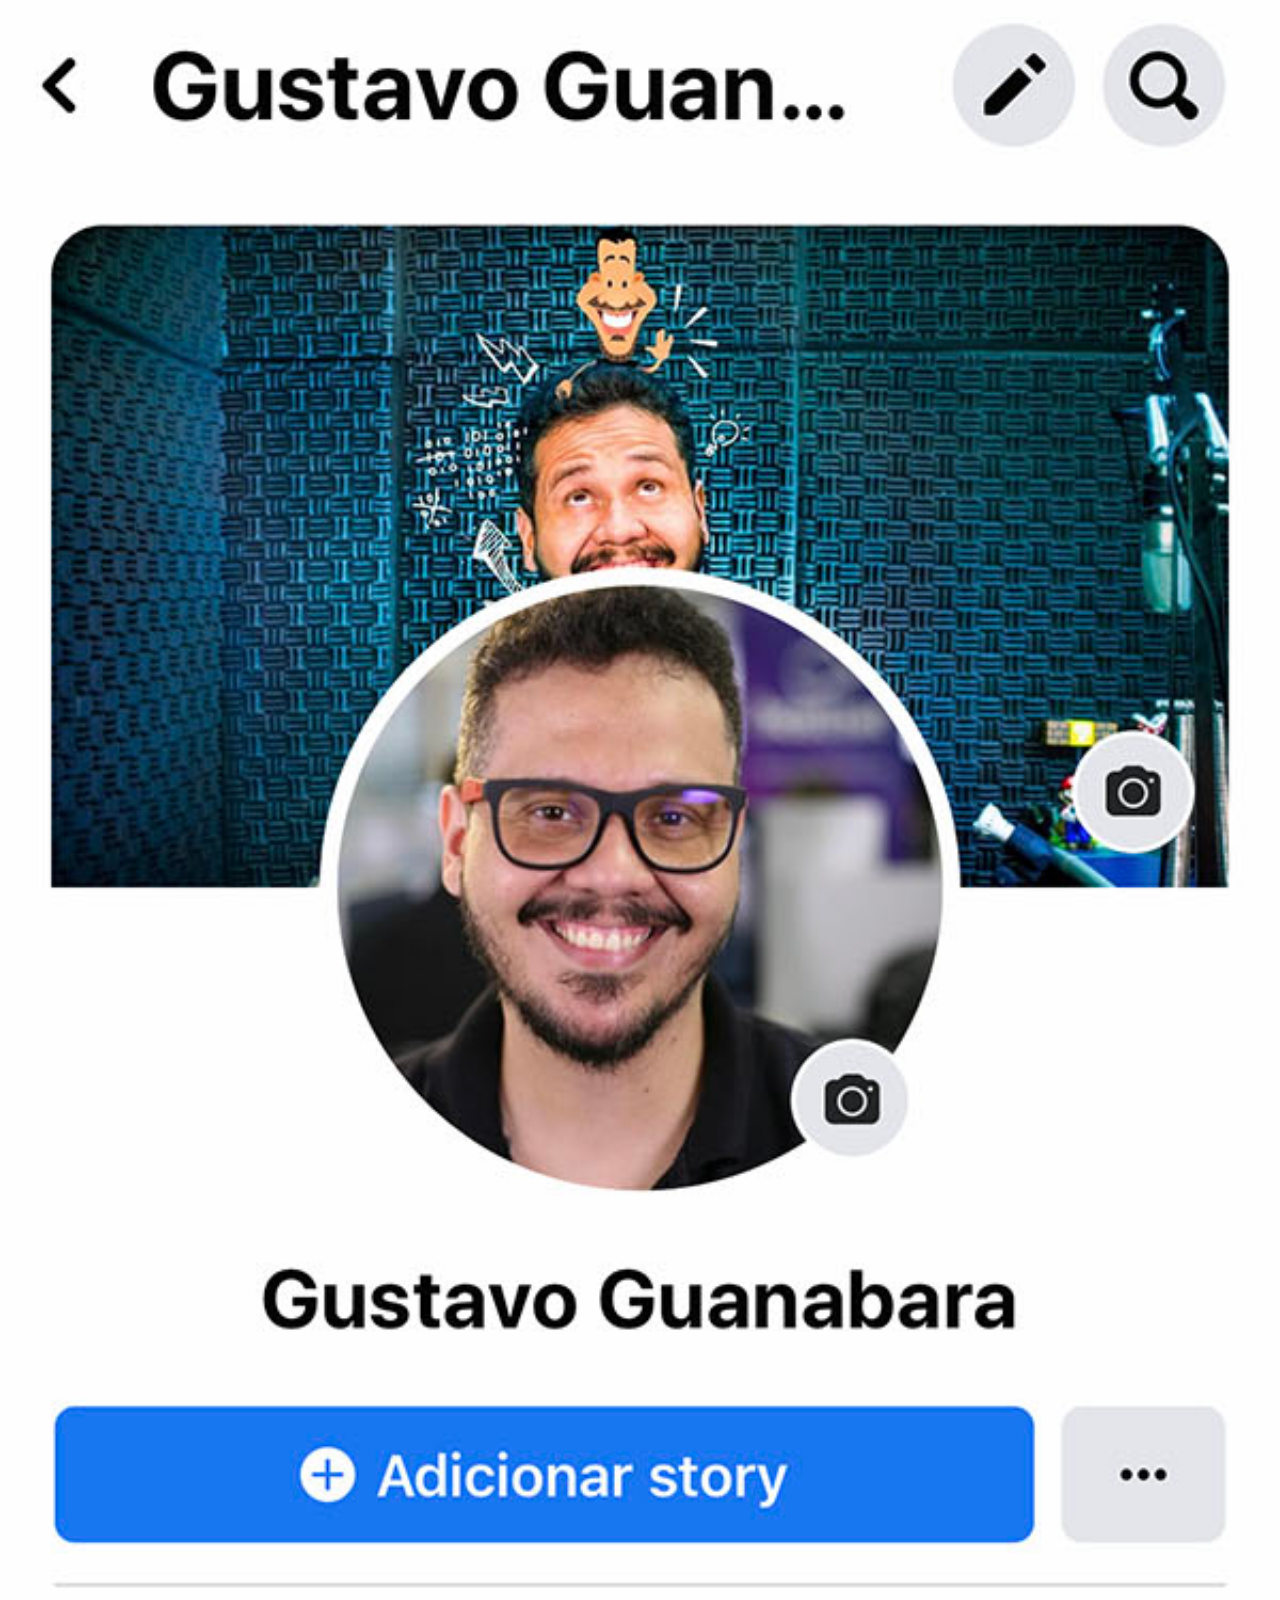
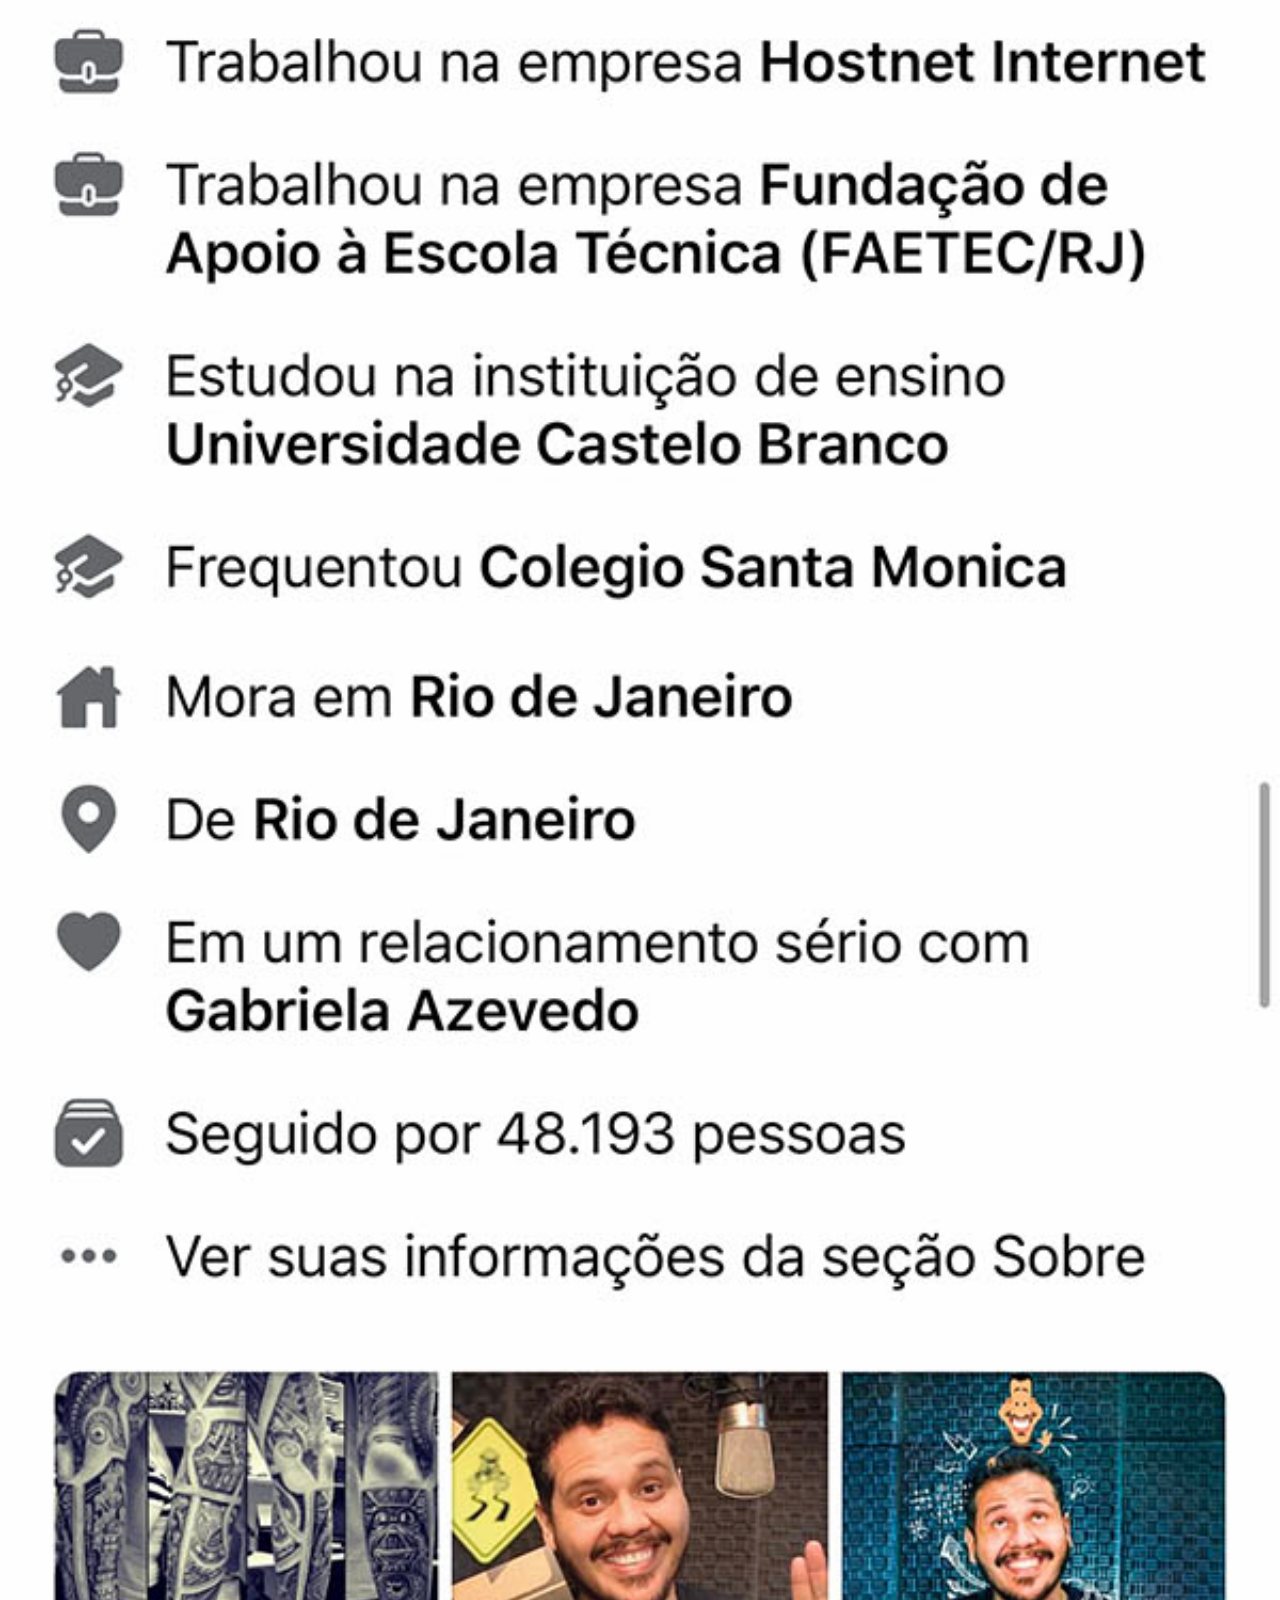
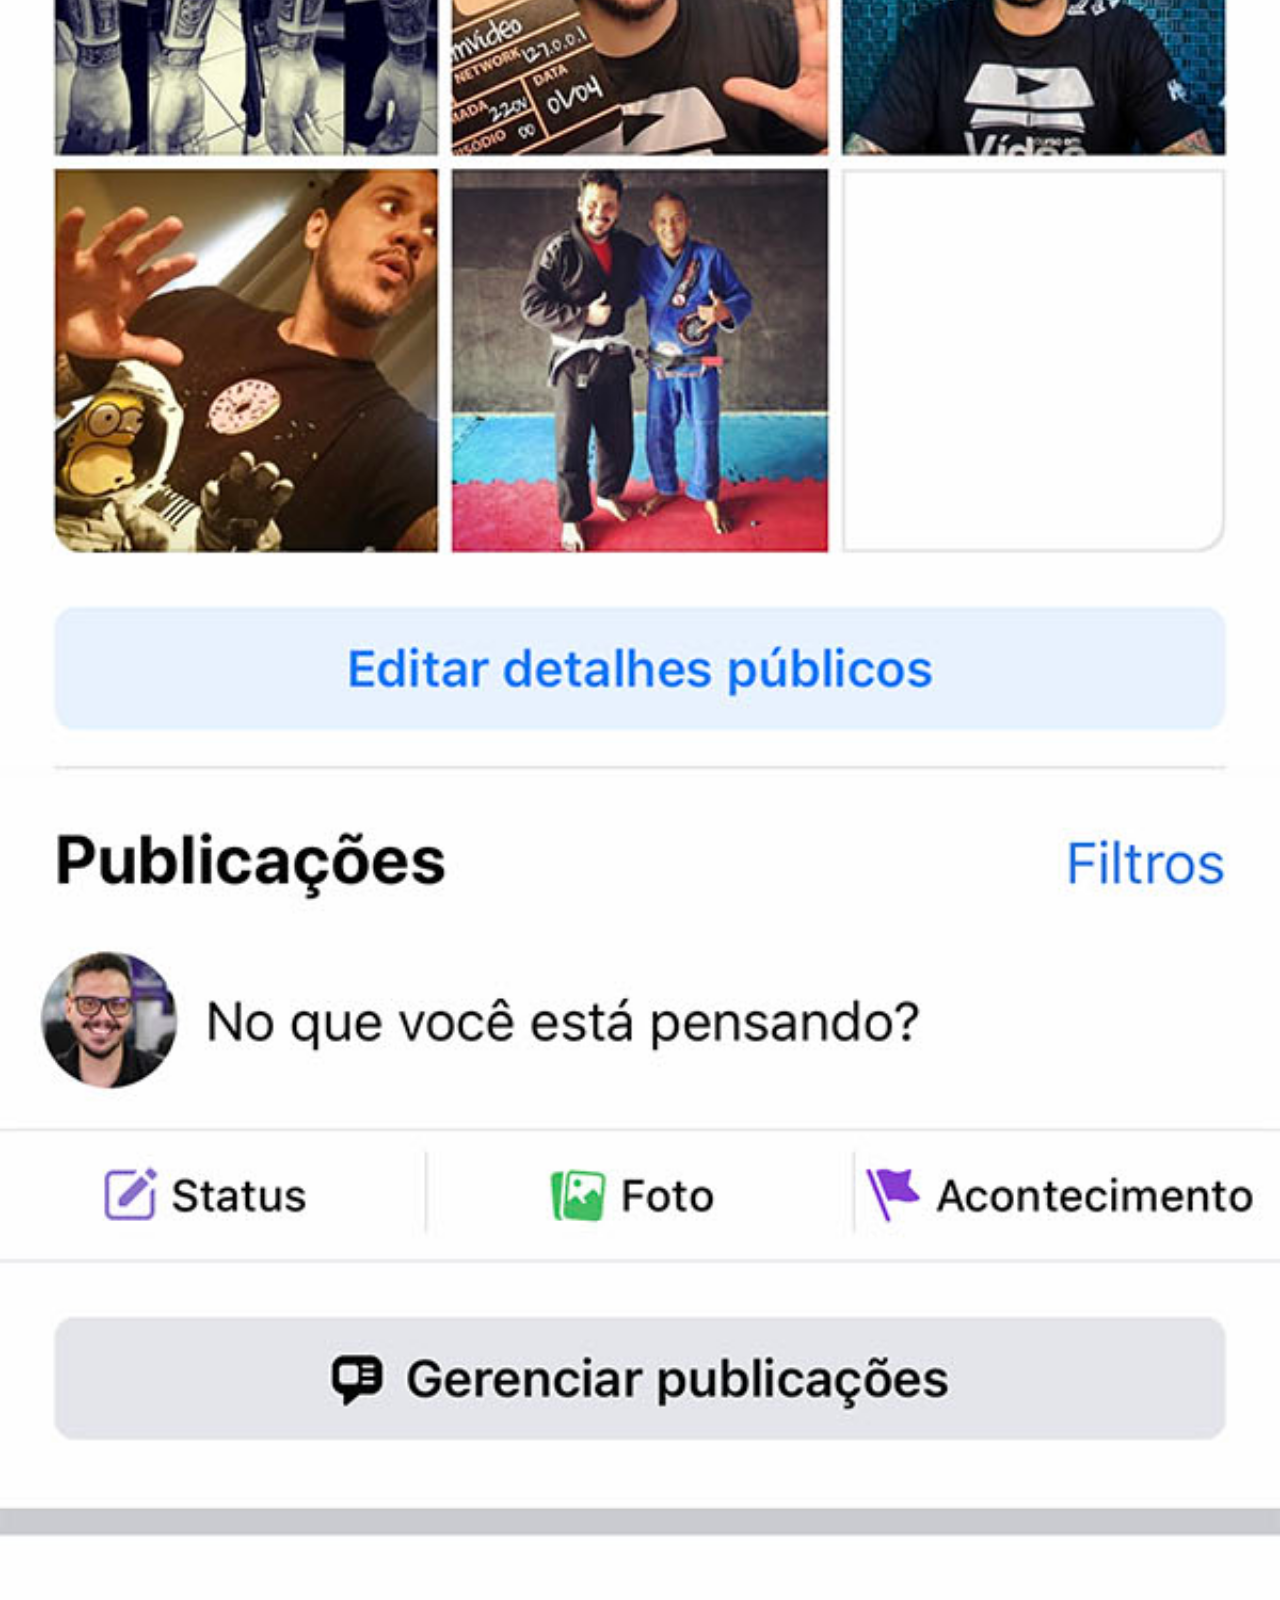
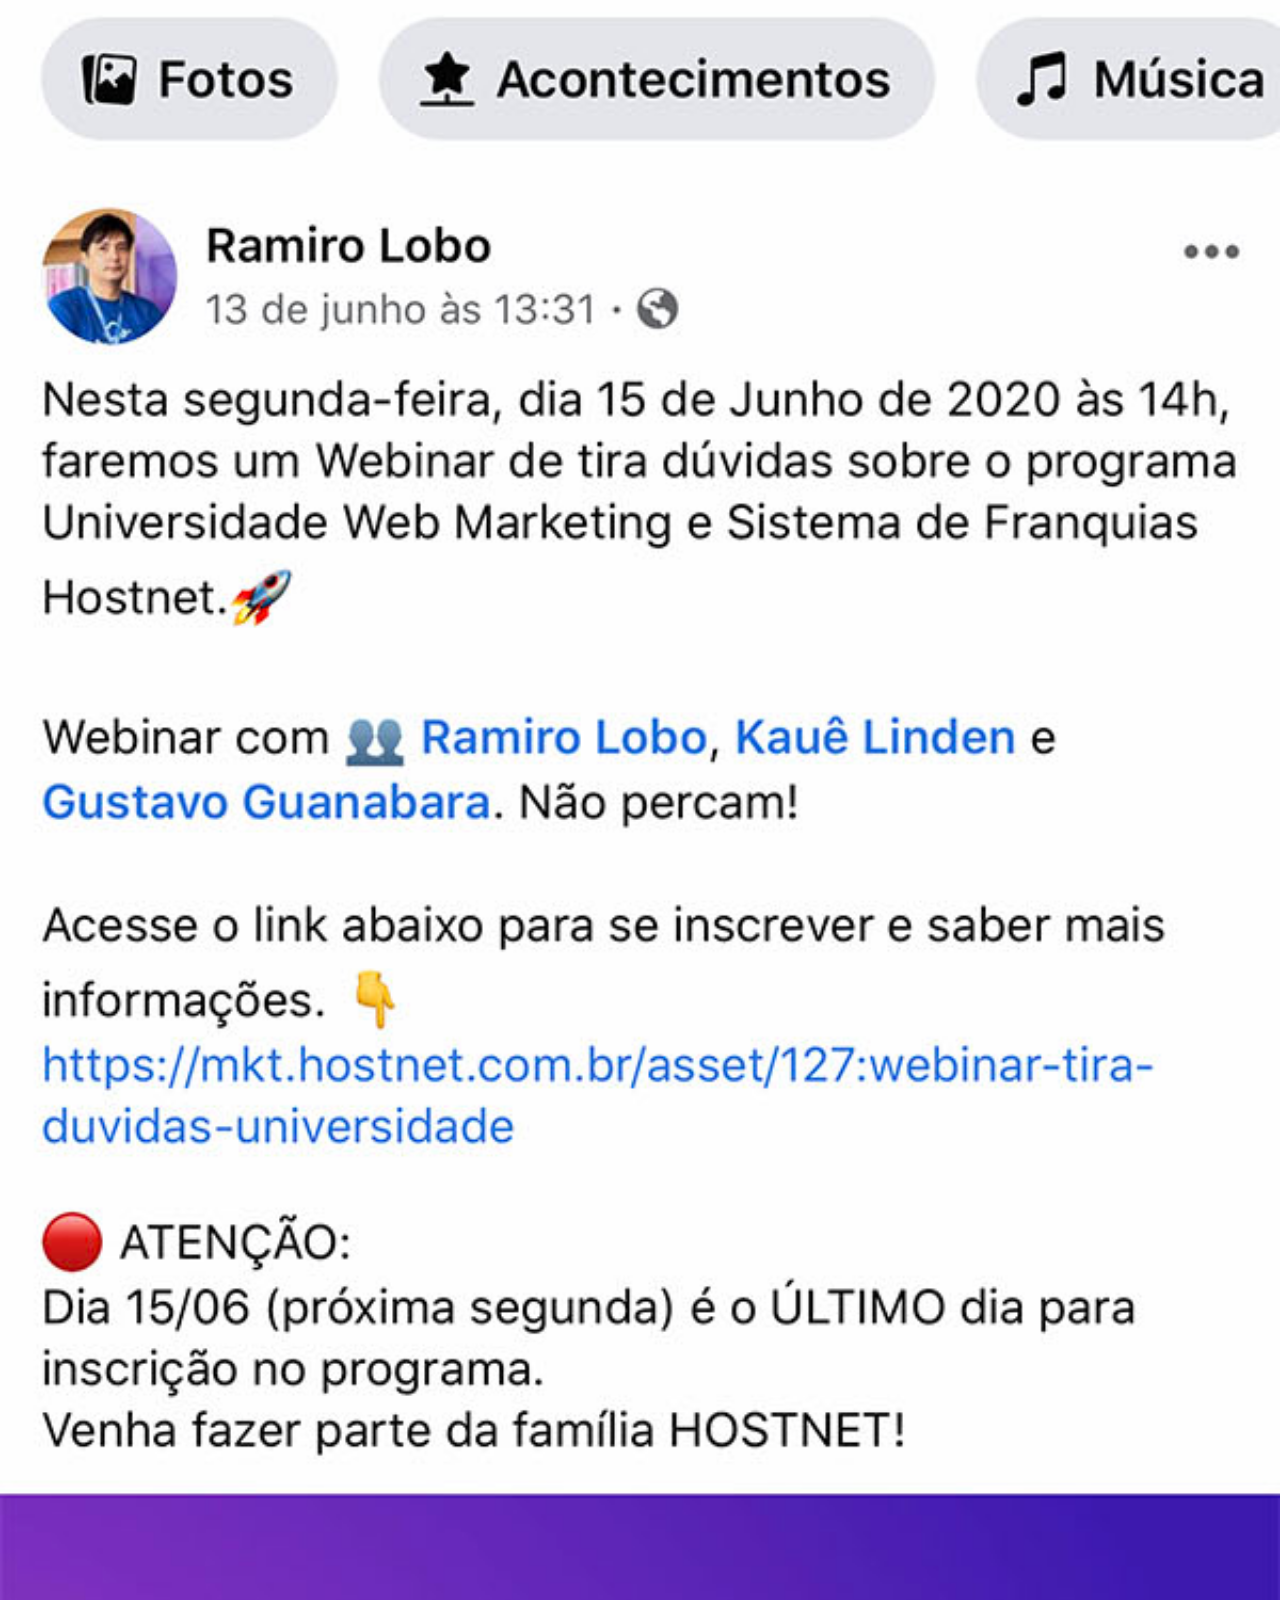
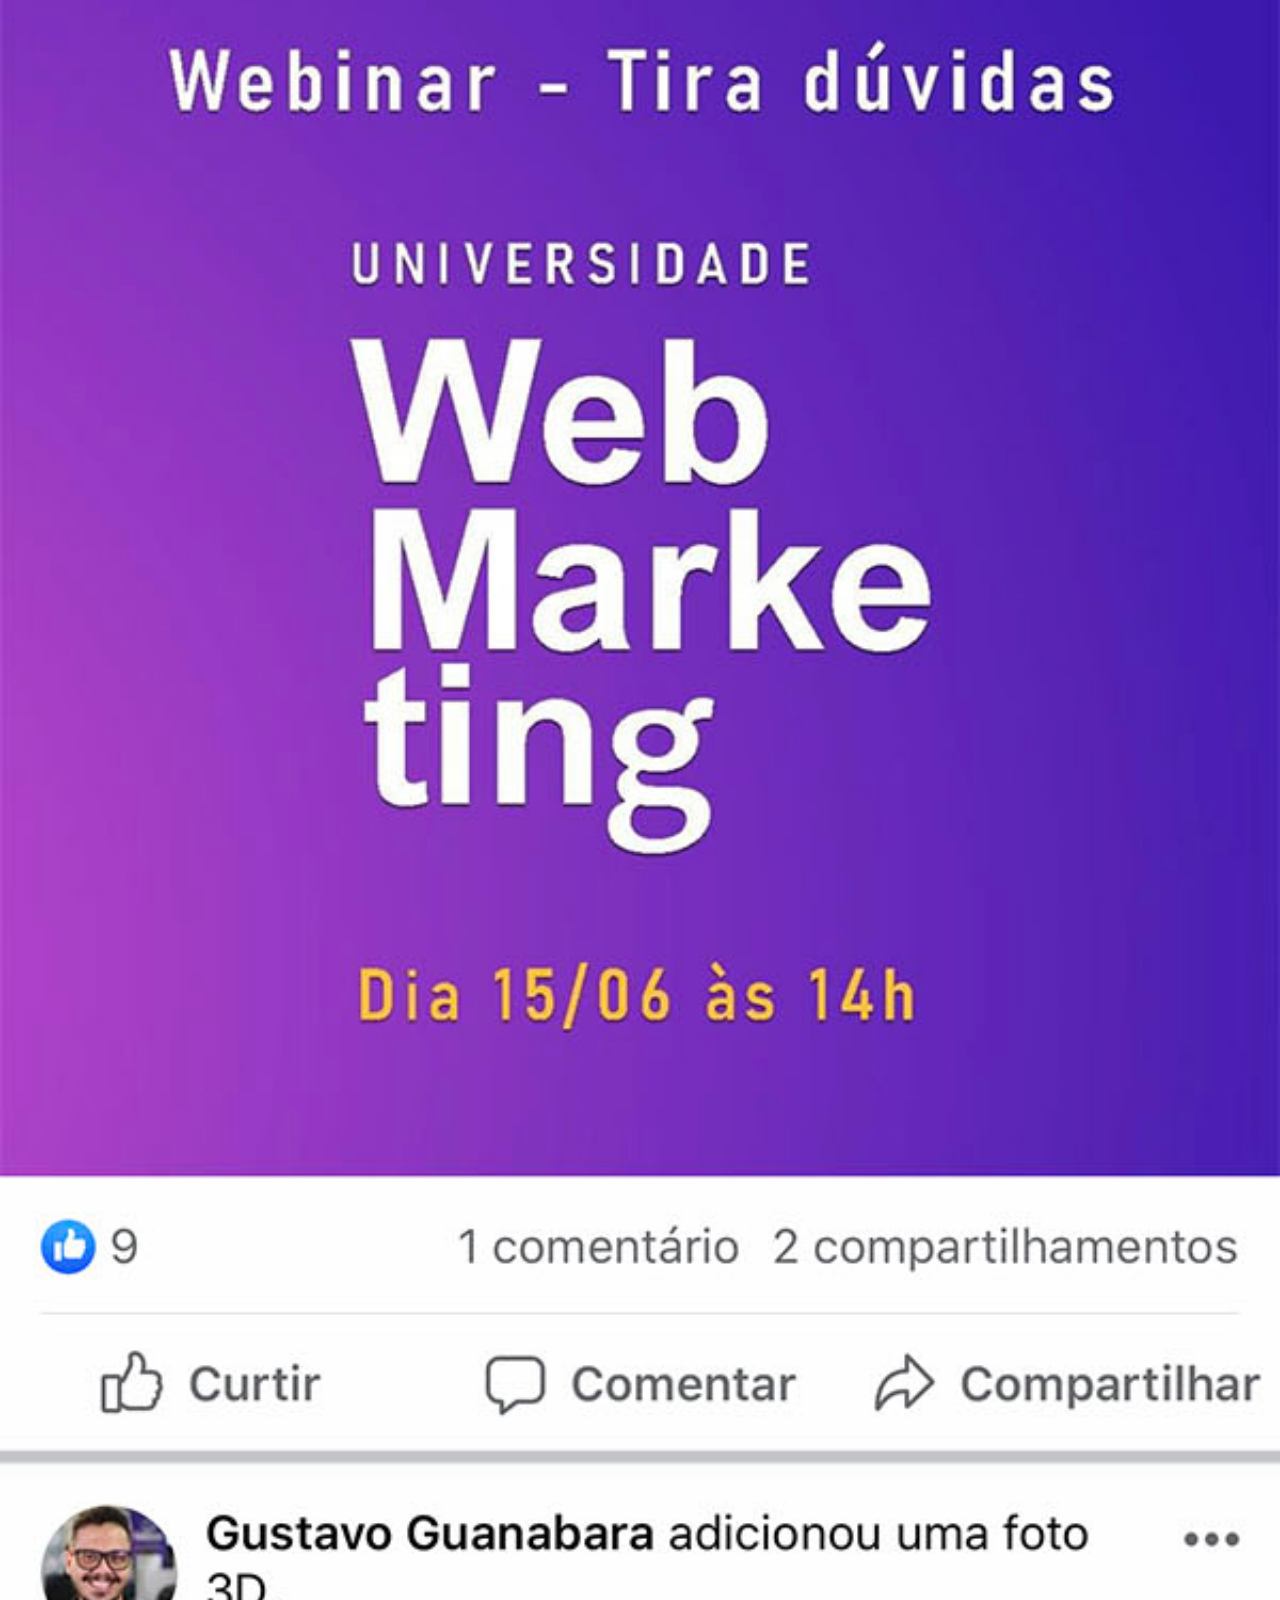
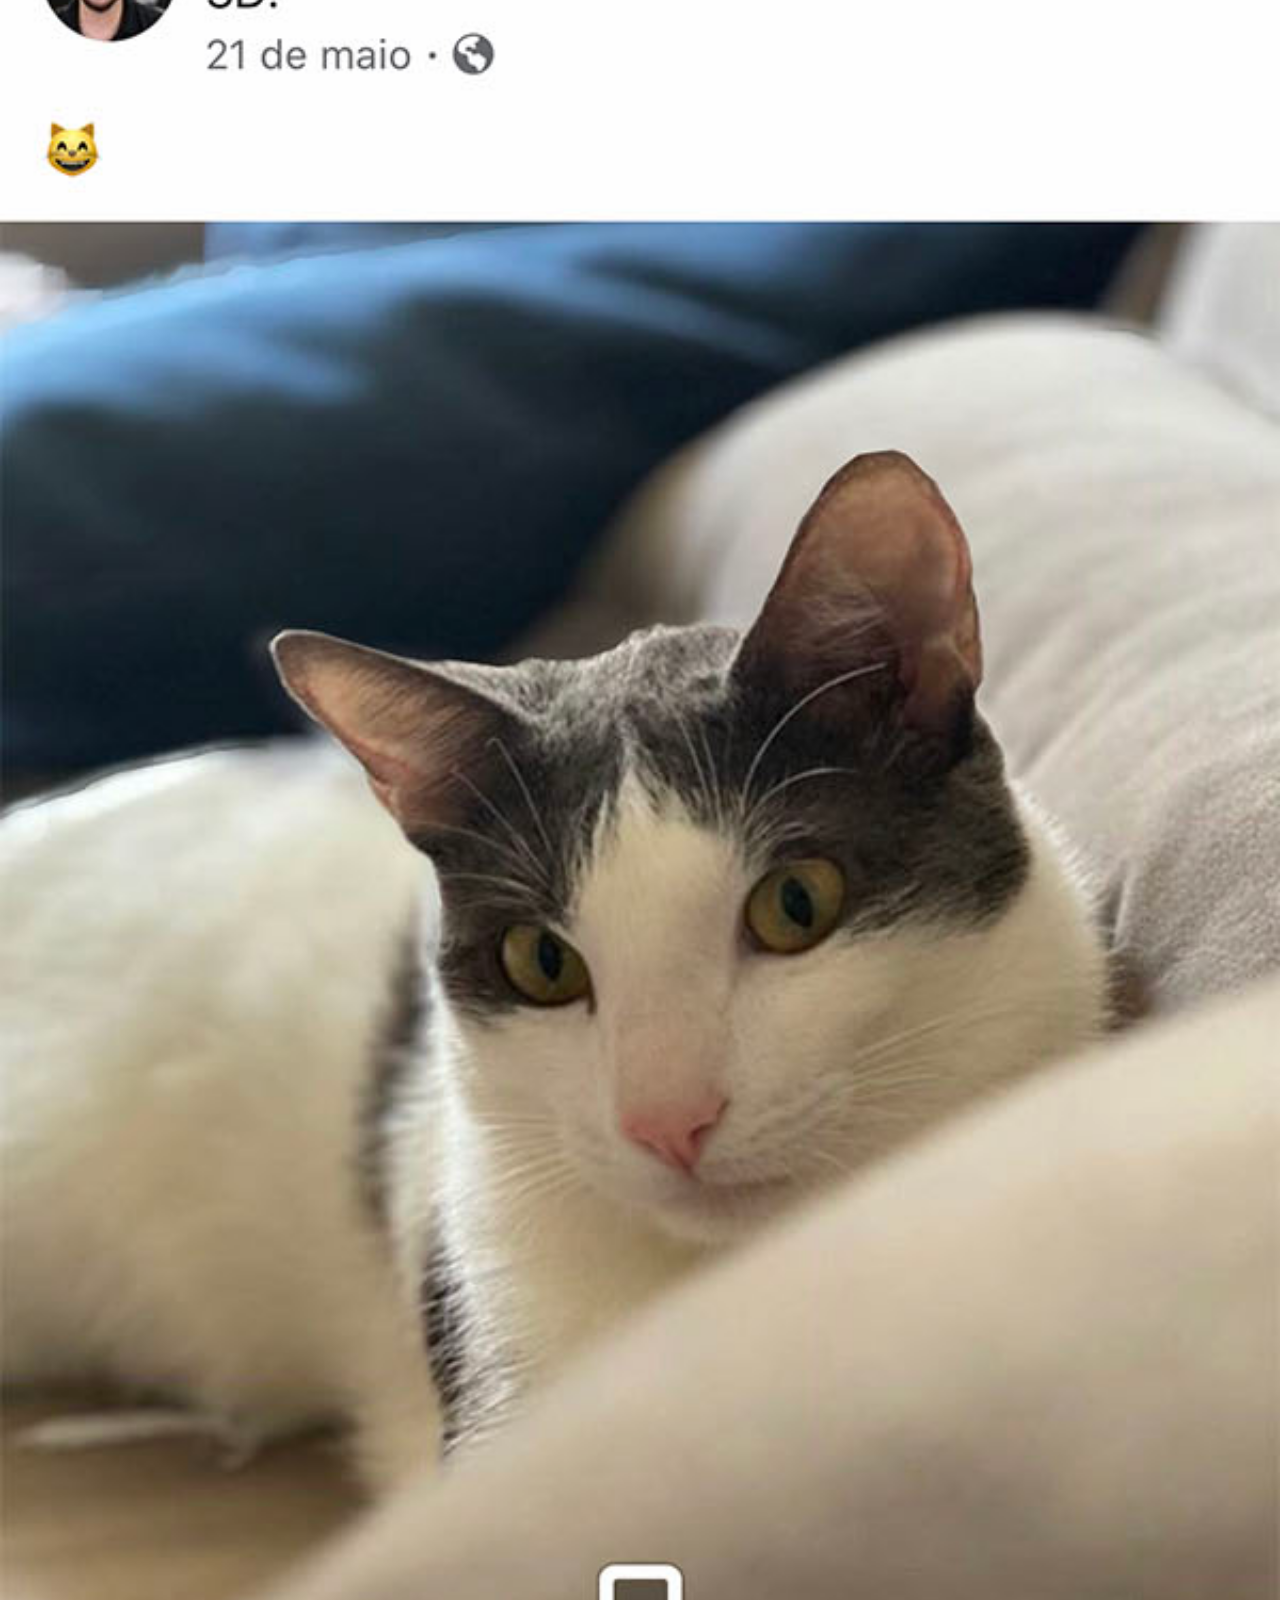
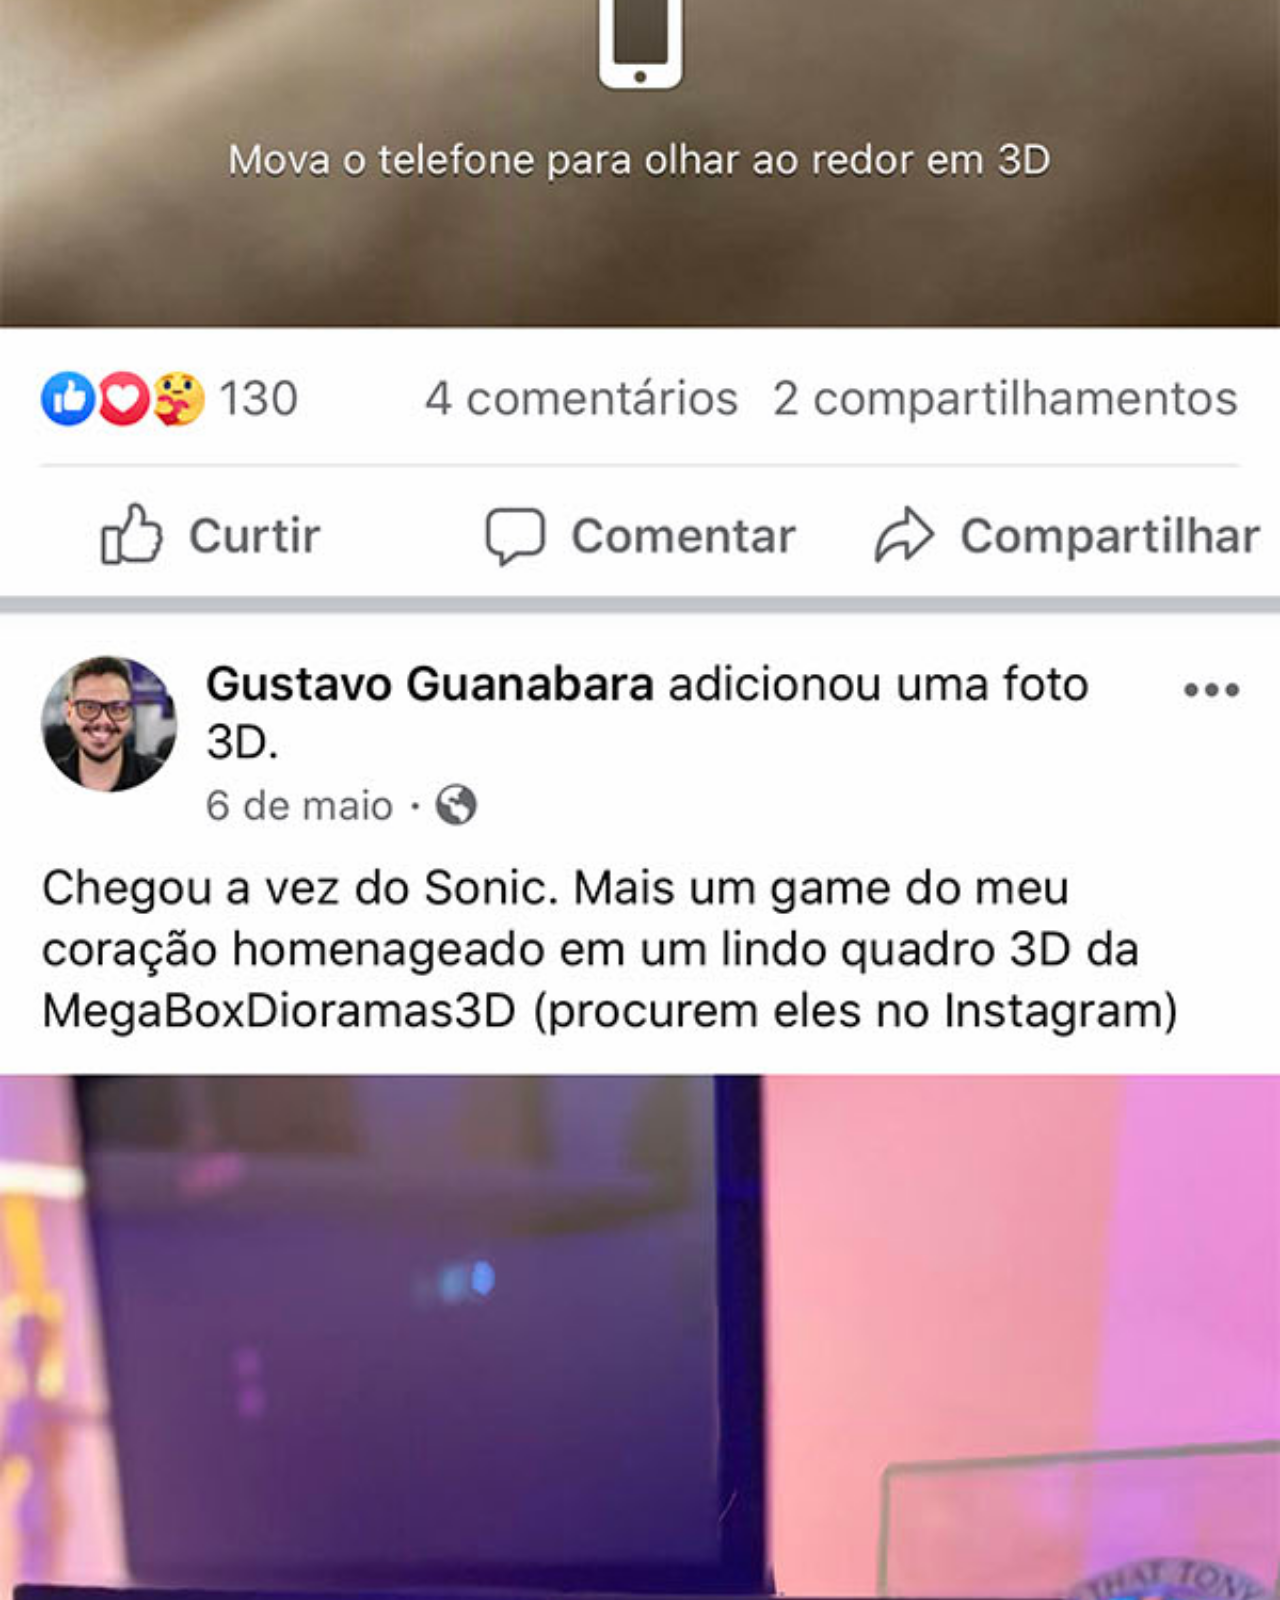
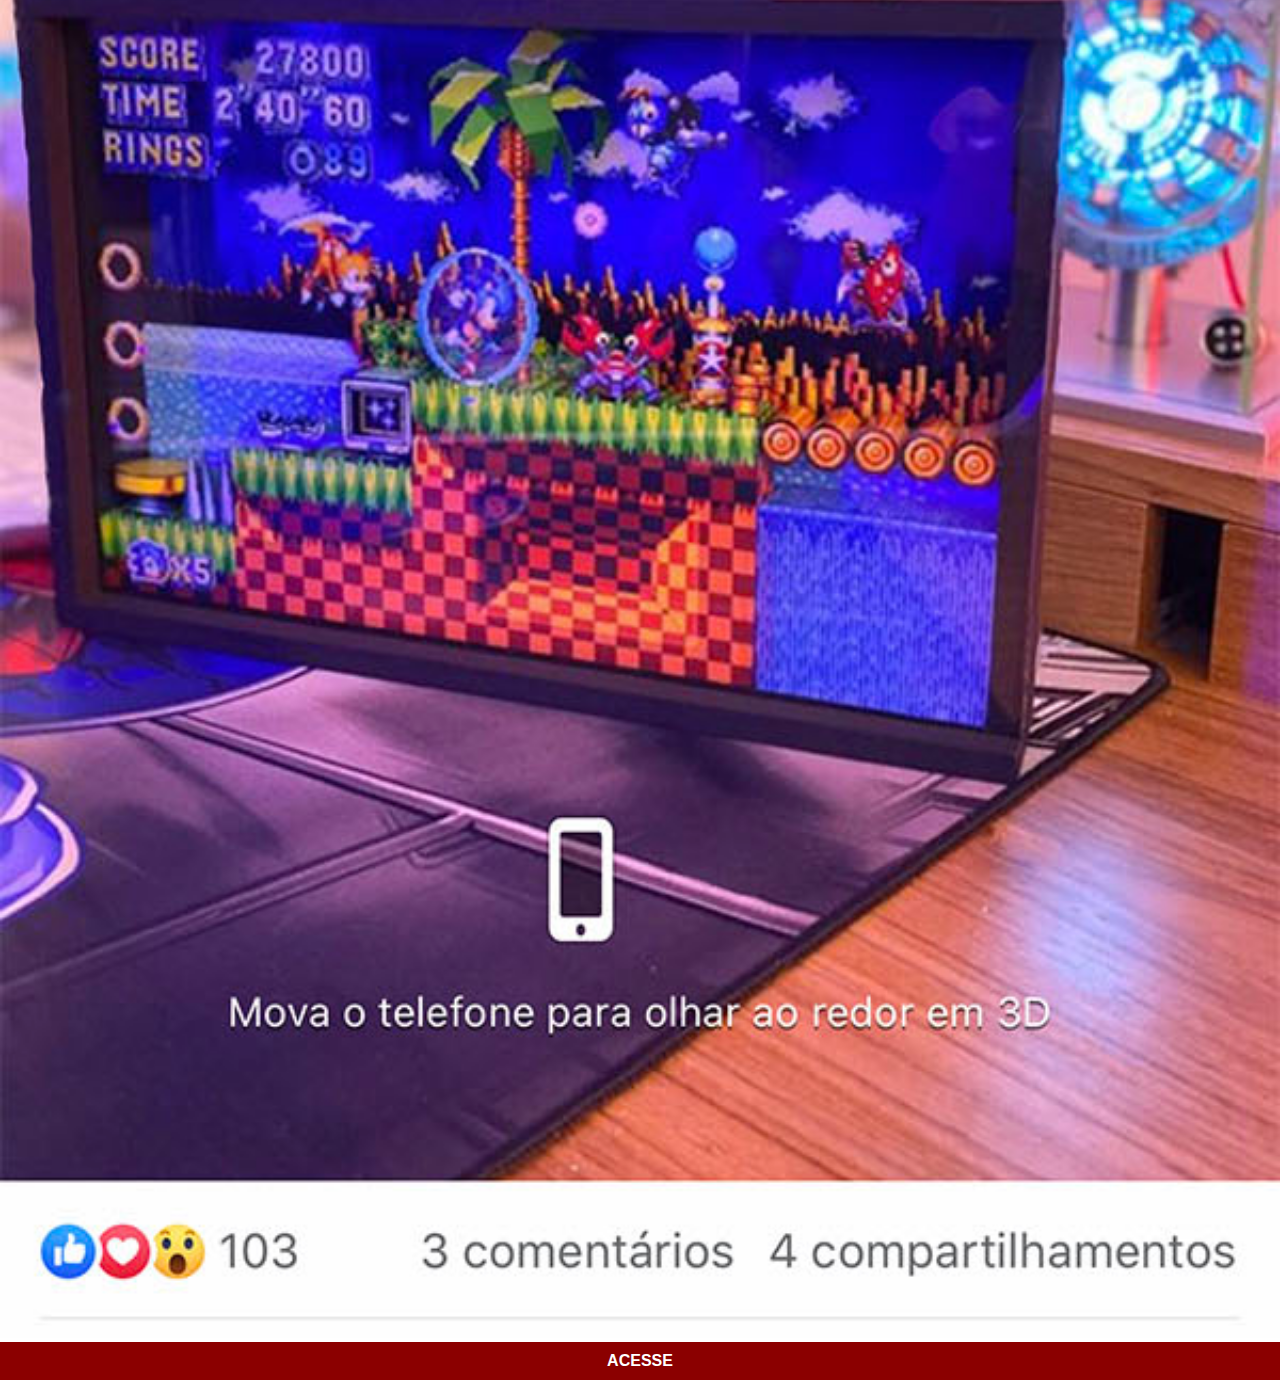
<file: facebook.html>
<!DOCTYPE html>
<html lang="en">
<head>
    <meta charset="UTF-8">
    <meta name="viewport" content="width=device-width, initial-scale=1.0">
    <title>facebook</title>
    <link rel="stylesheet" href="projetosocial/estilo/social.css">
</head>
<body>
    <img src="projetosocial/imagens/tela-facebook.jpg" alt="">
    <a href="https://www.facebook.com/photo/?fbid=10208772611930222&set=a.2908052097964" target="_blank">ACESSE</a>
    
</body>
</html>
</file>
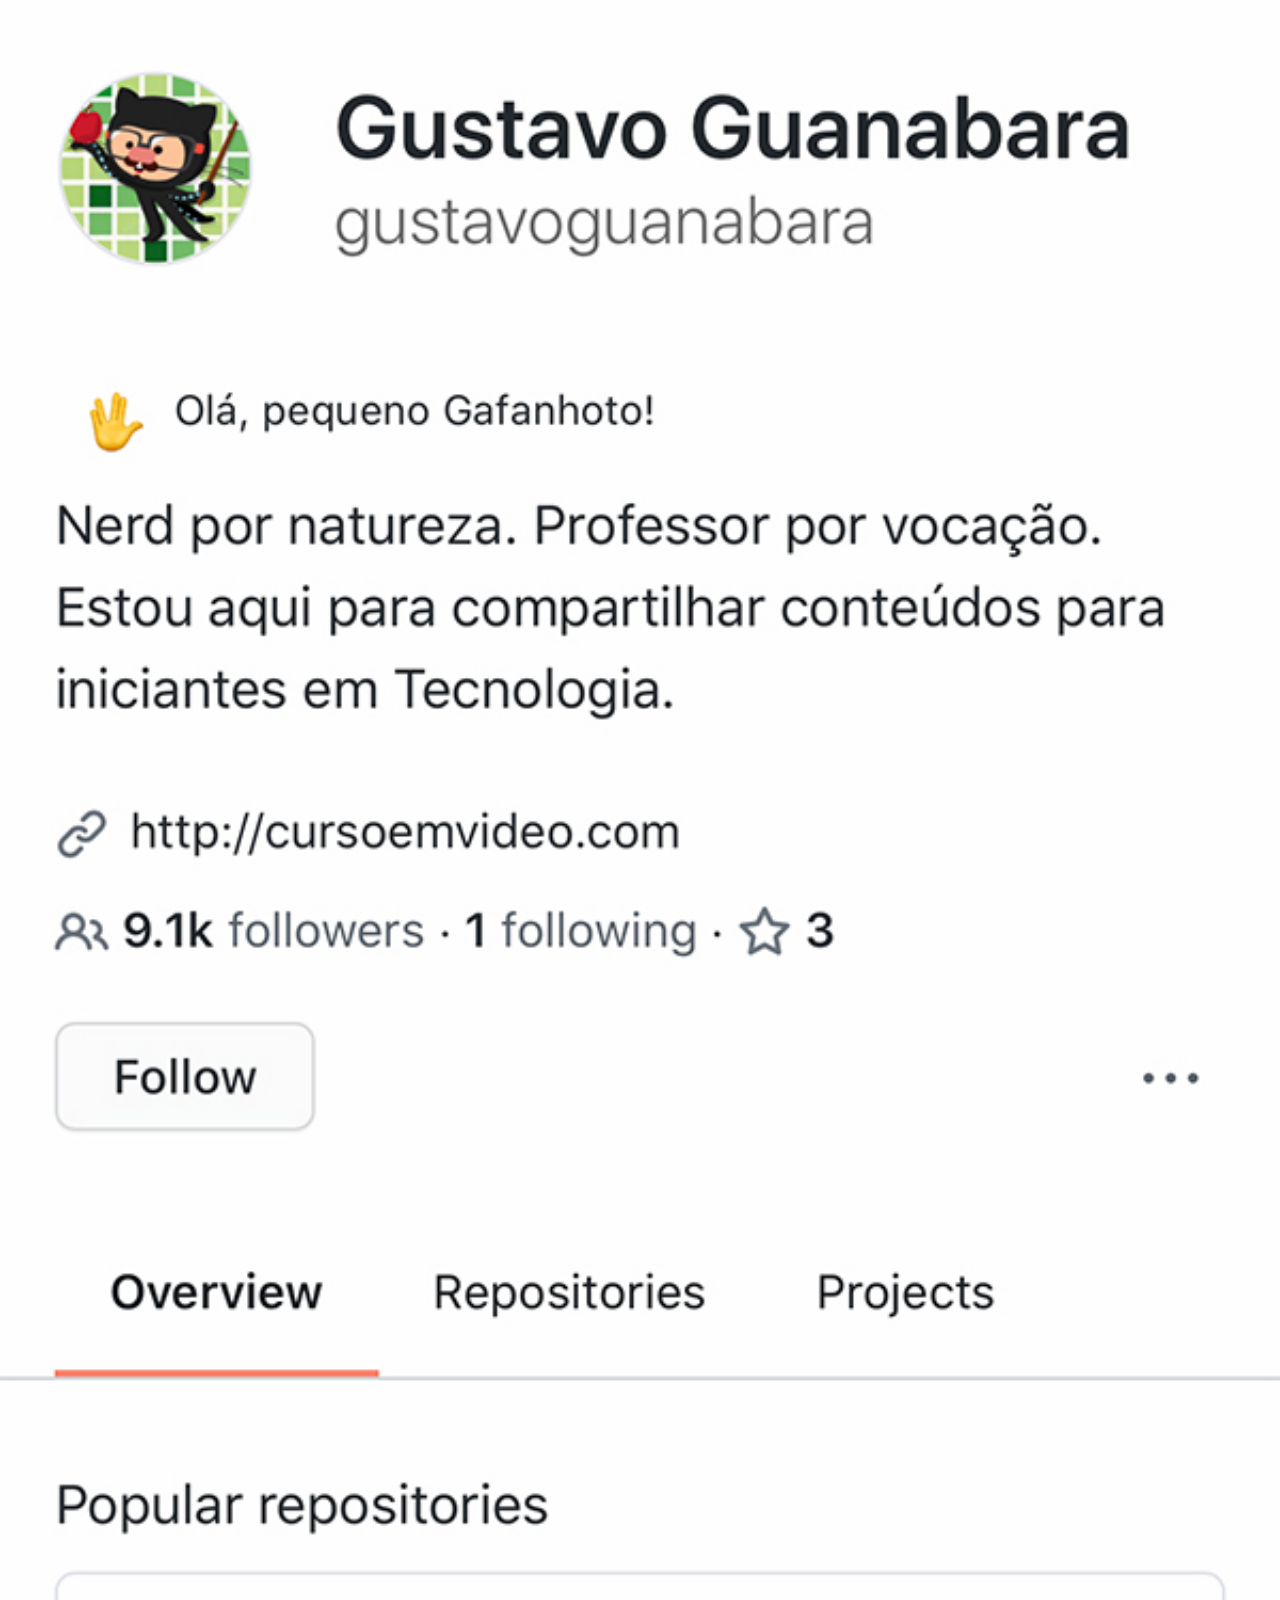
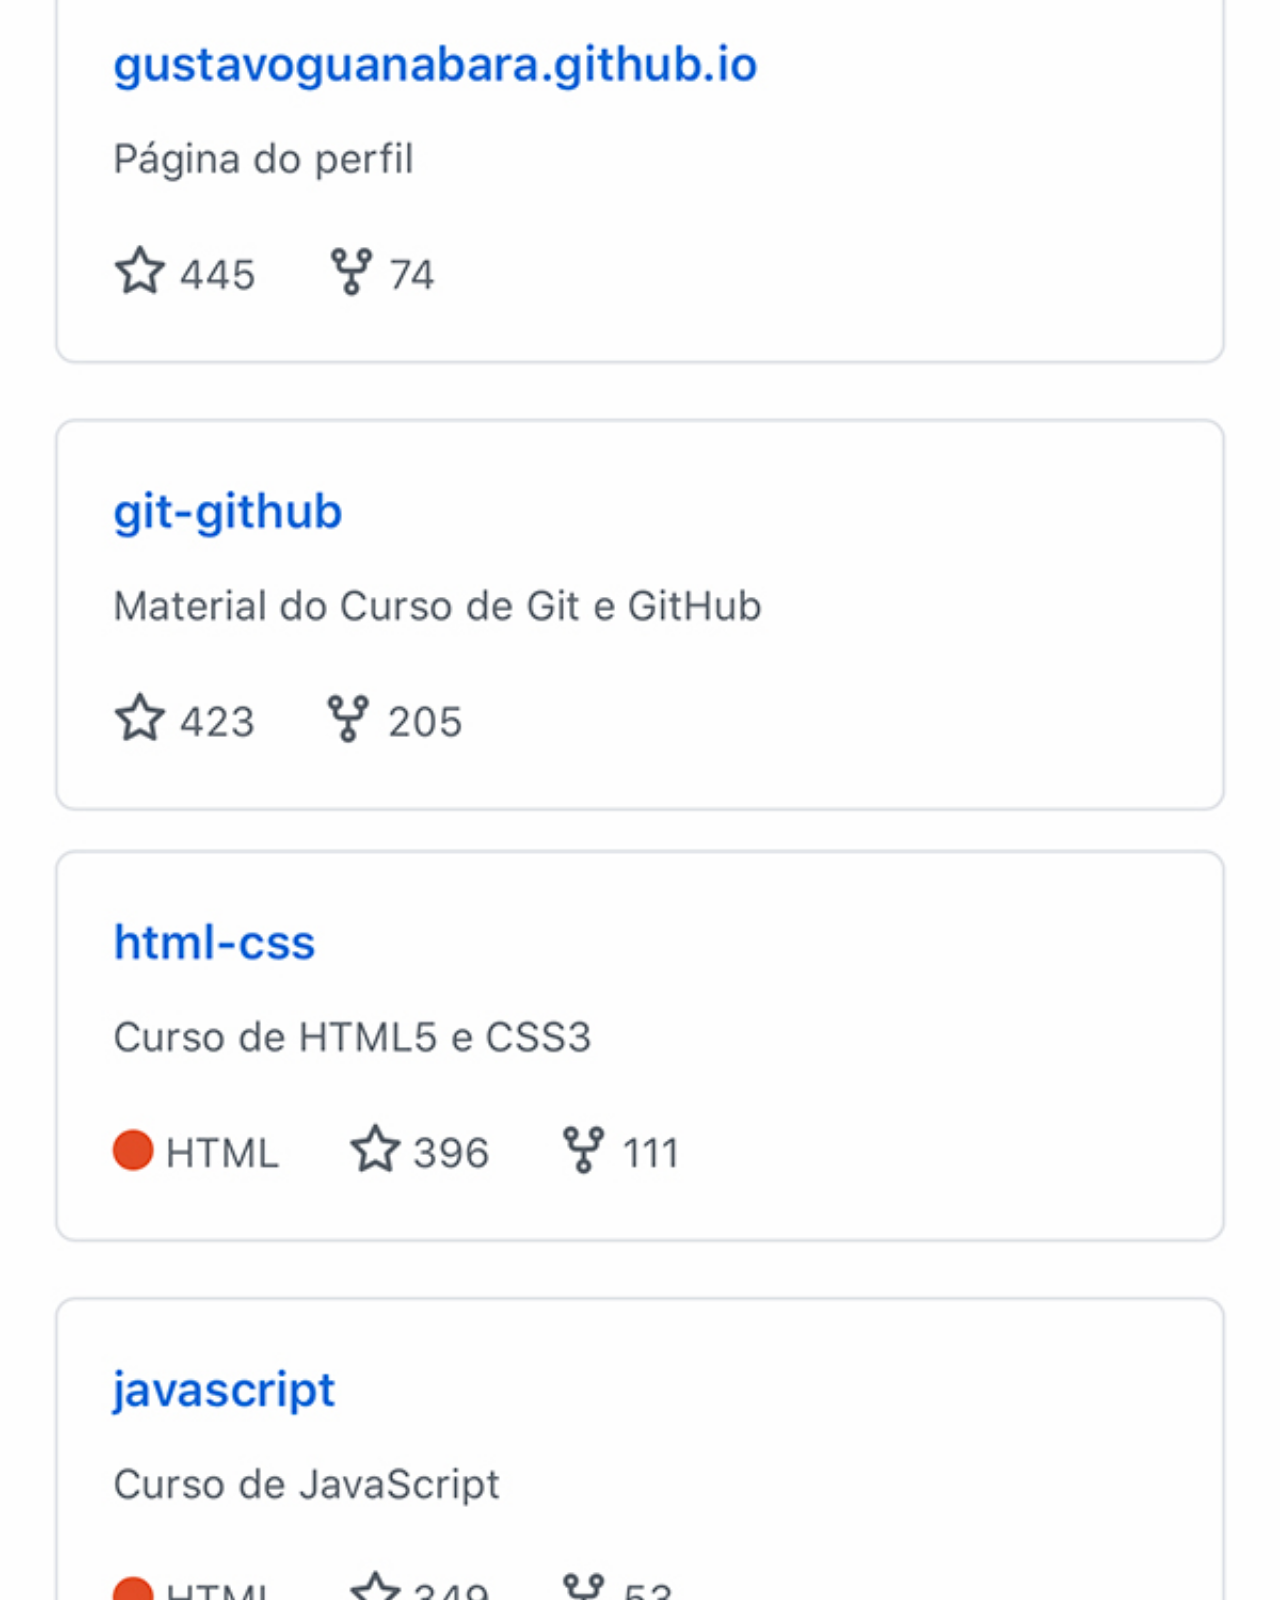
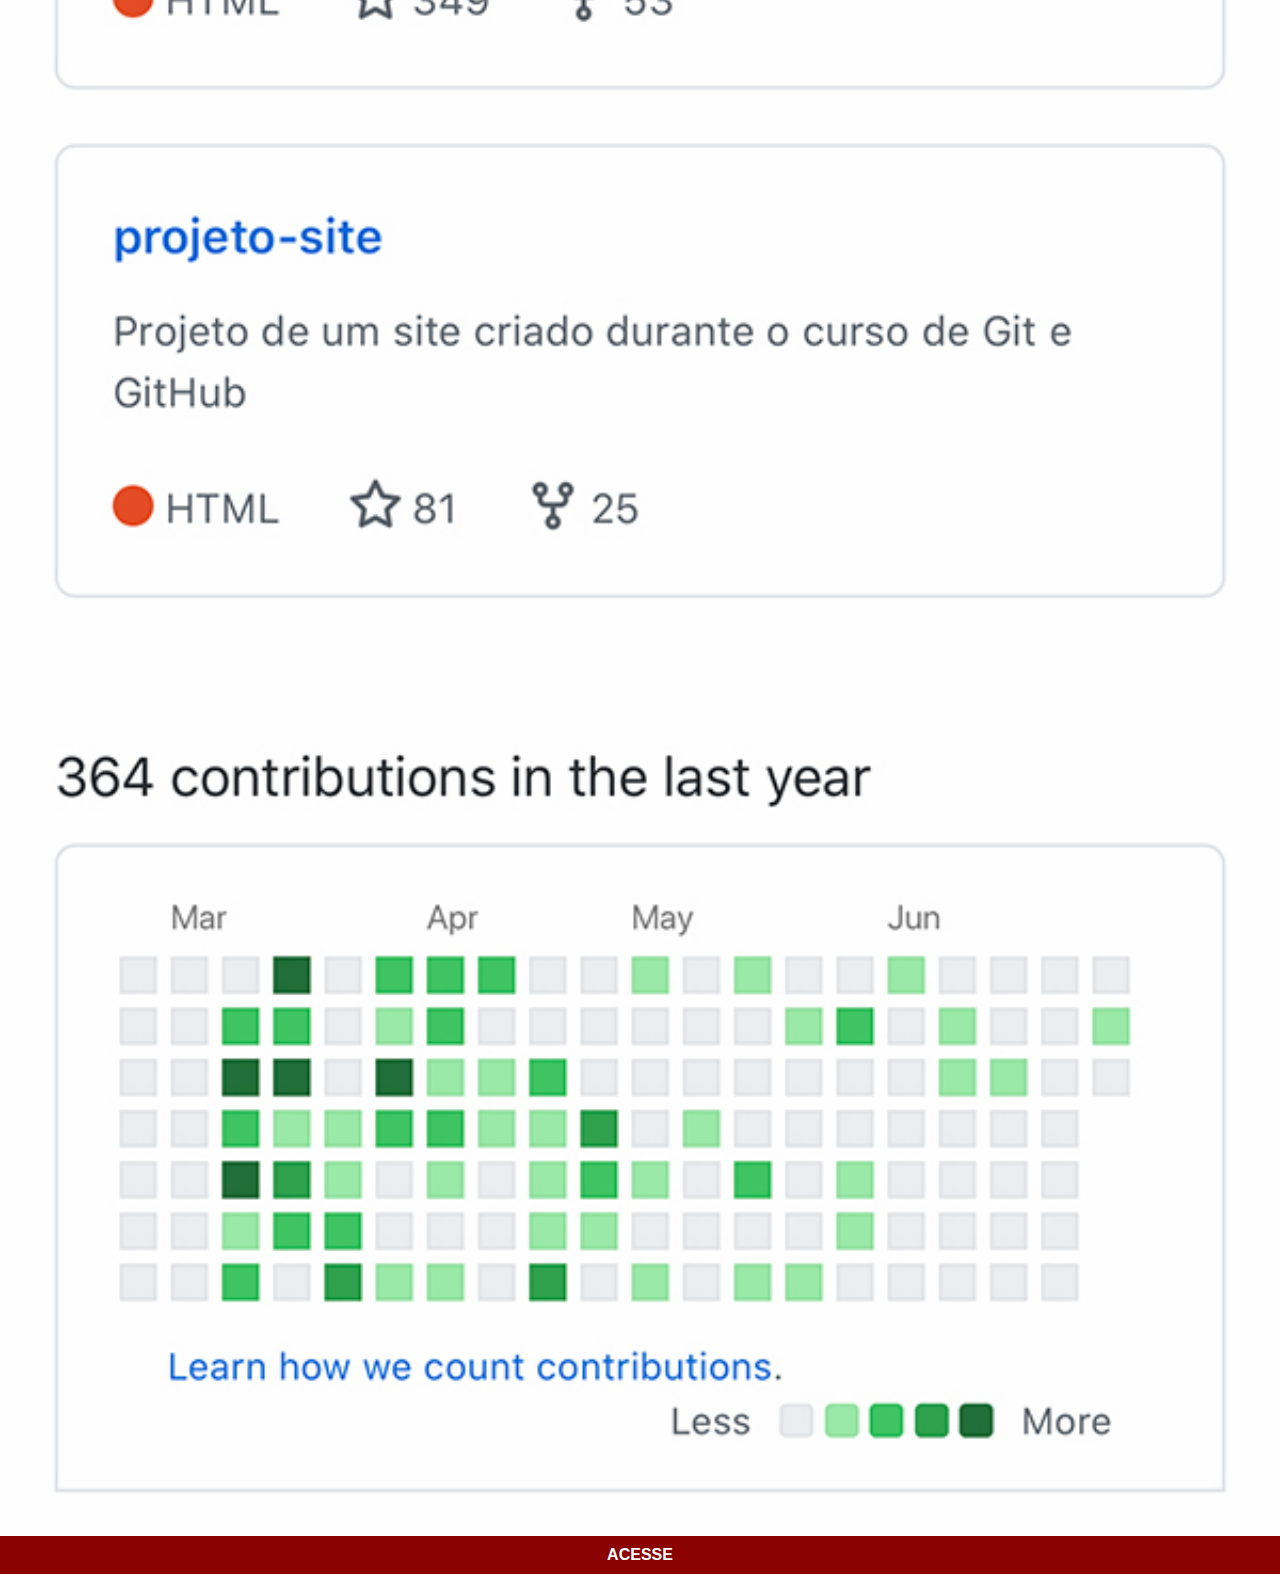
<file: github.html>
<!DOCTYPE html>
<html lang="pt-br">
<head>
    <meta charset="UTF-8">
    <meta name="viewport" content="width=device-width, initial-scale=1.0">
    <title>Github</title>
    <link rel="stylesheet" href="projetosocial/estilo/social.css">
</head>
<body>
    <img src="projetosocial/imagens/tela-github.jpg" alt="">
    <a href="https://github.com/gustavoguanabara/" target="_blank"> ACESSE</a>
    
</body>
</html>
</file>
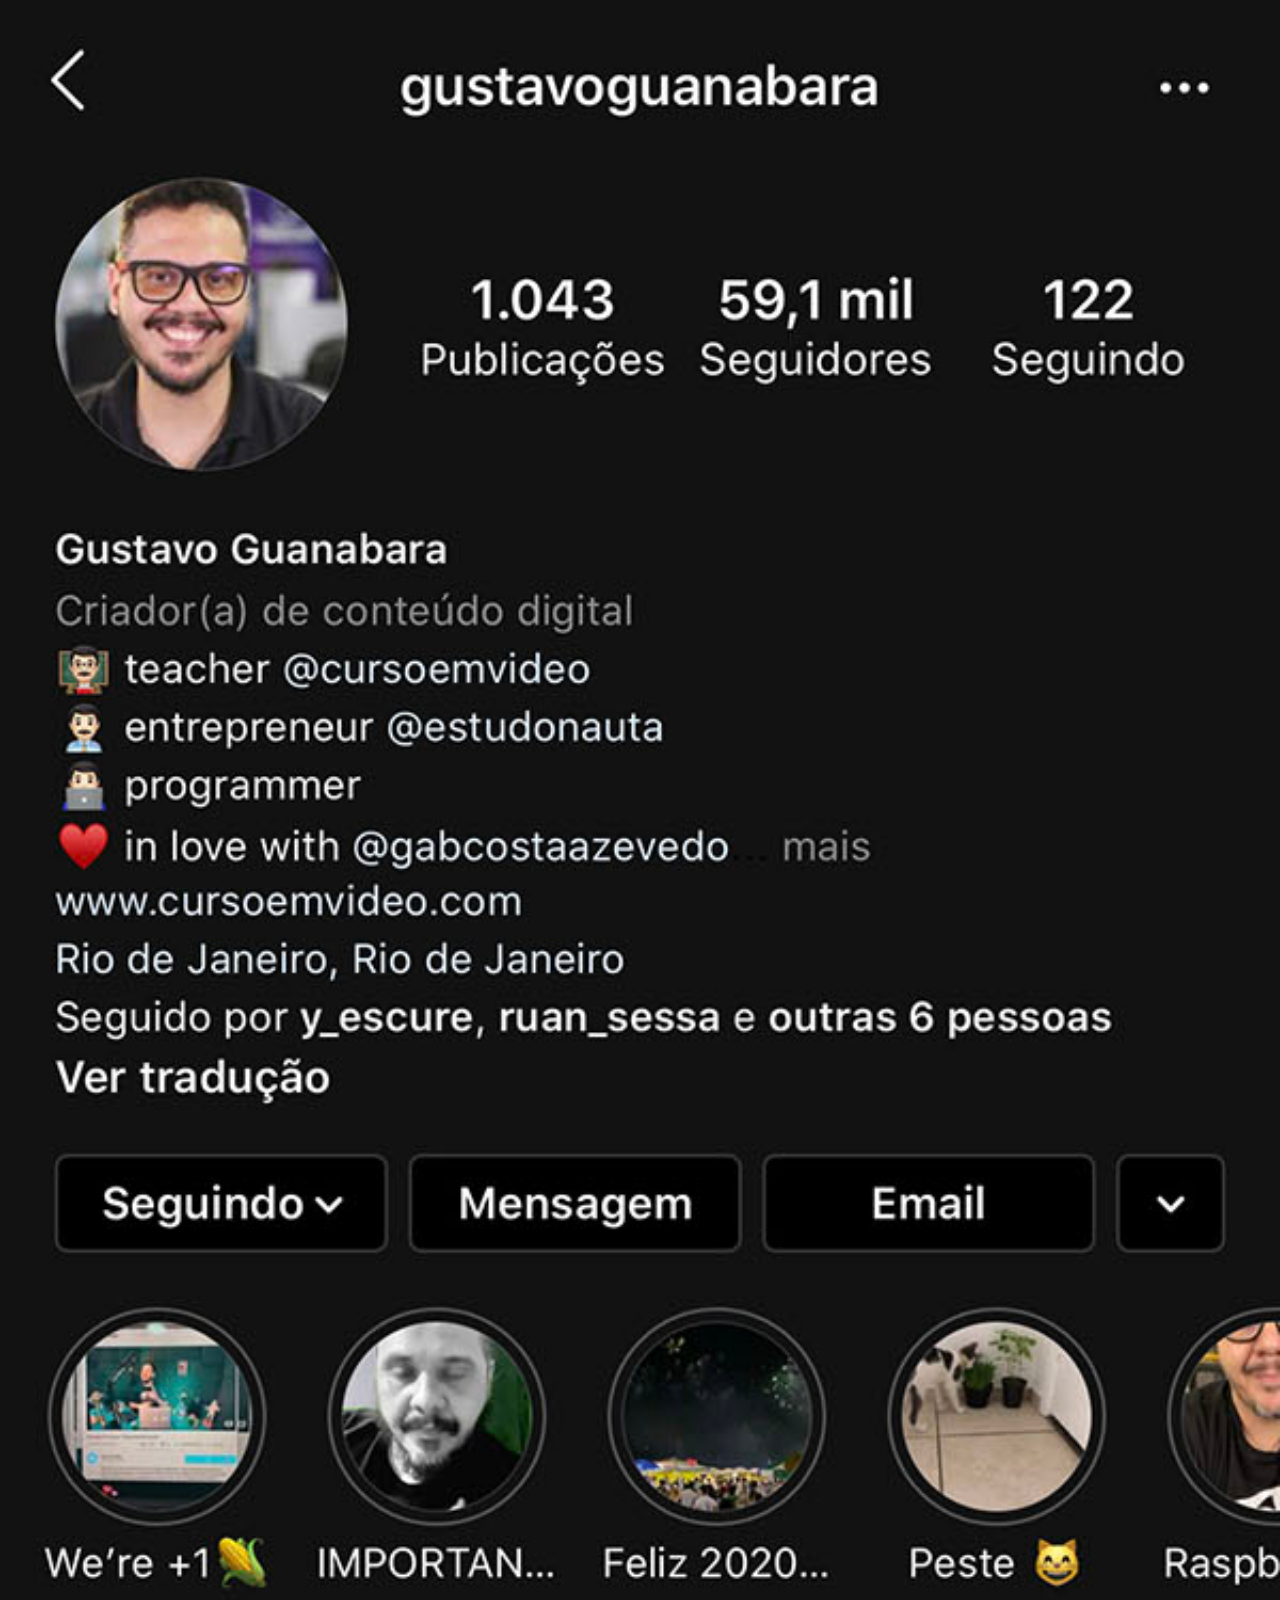
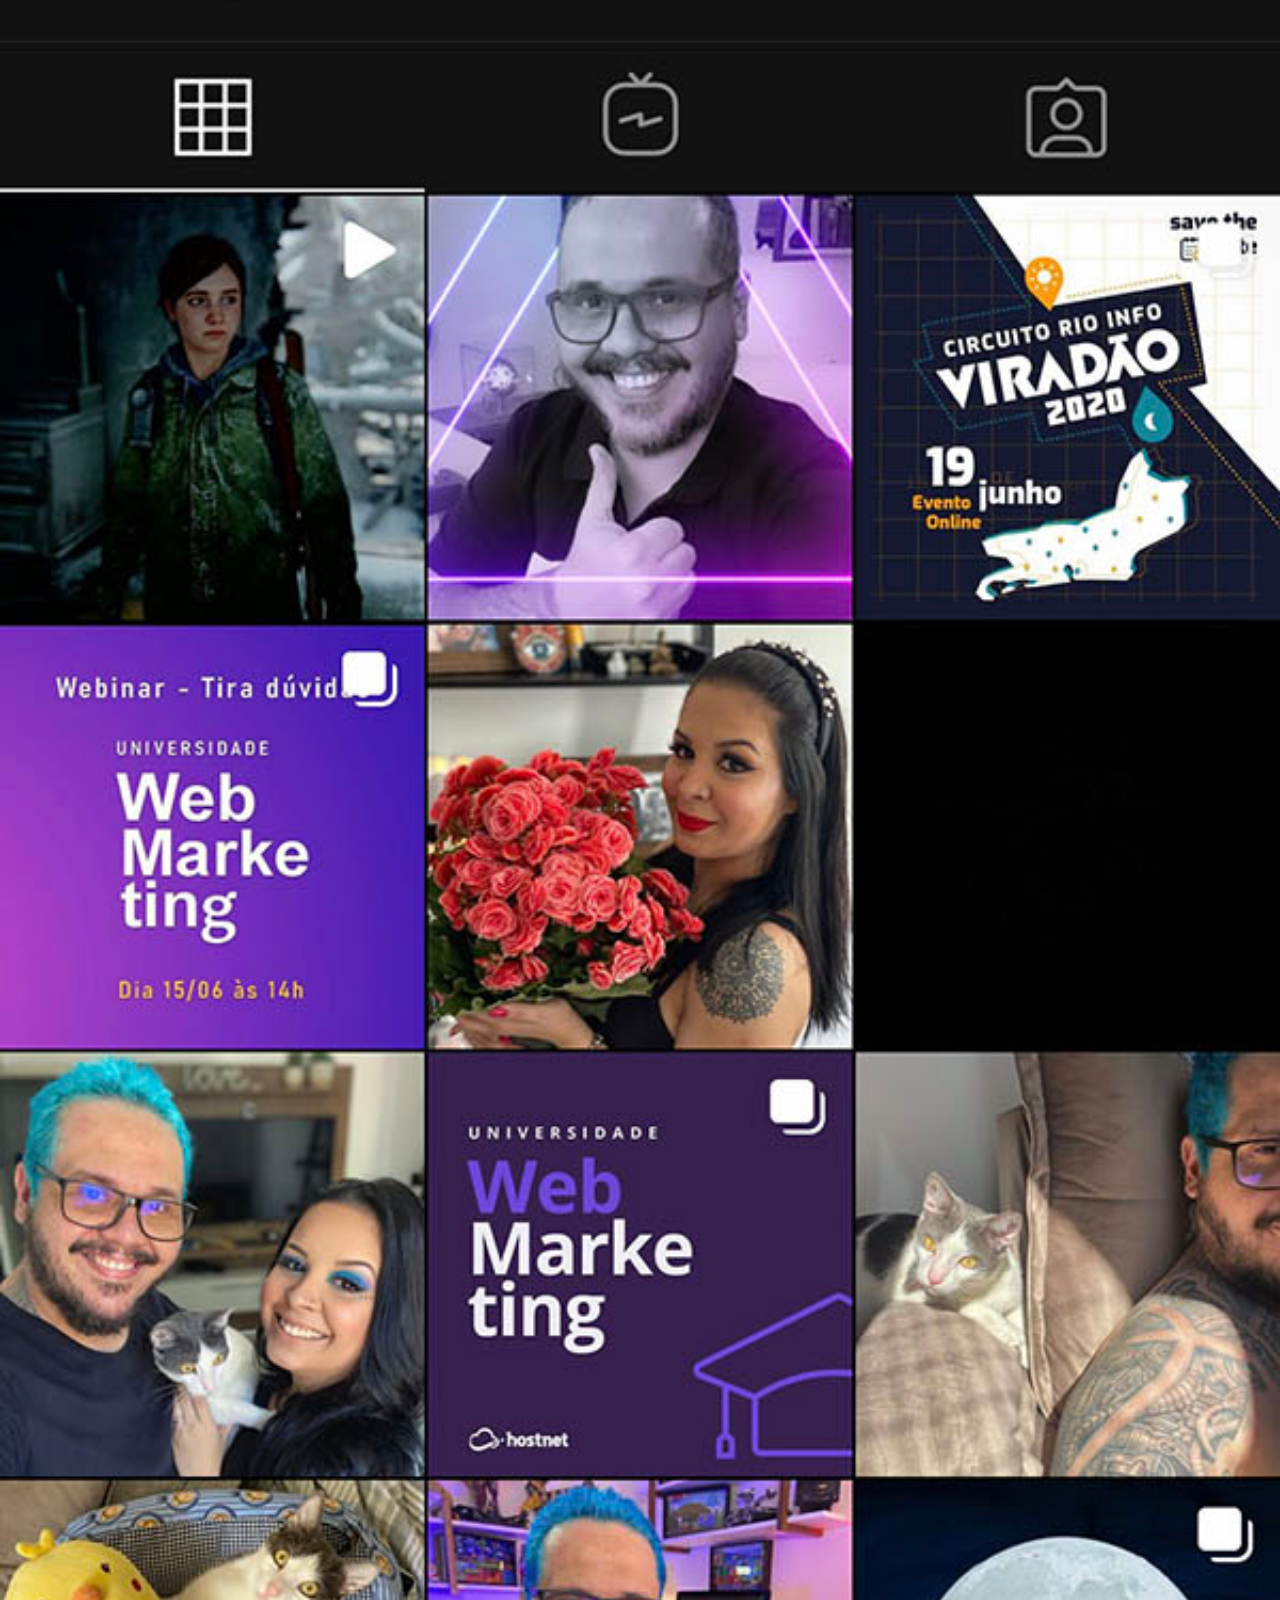
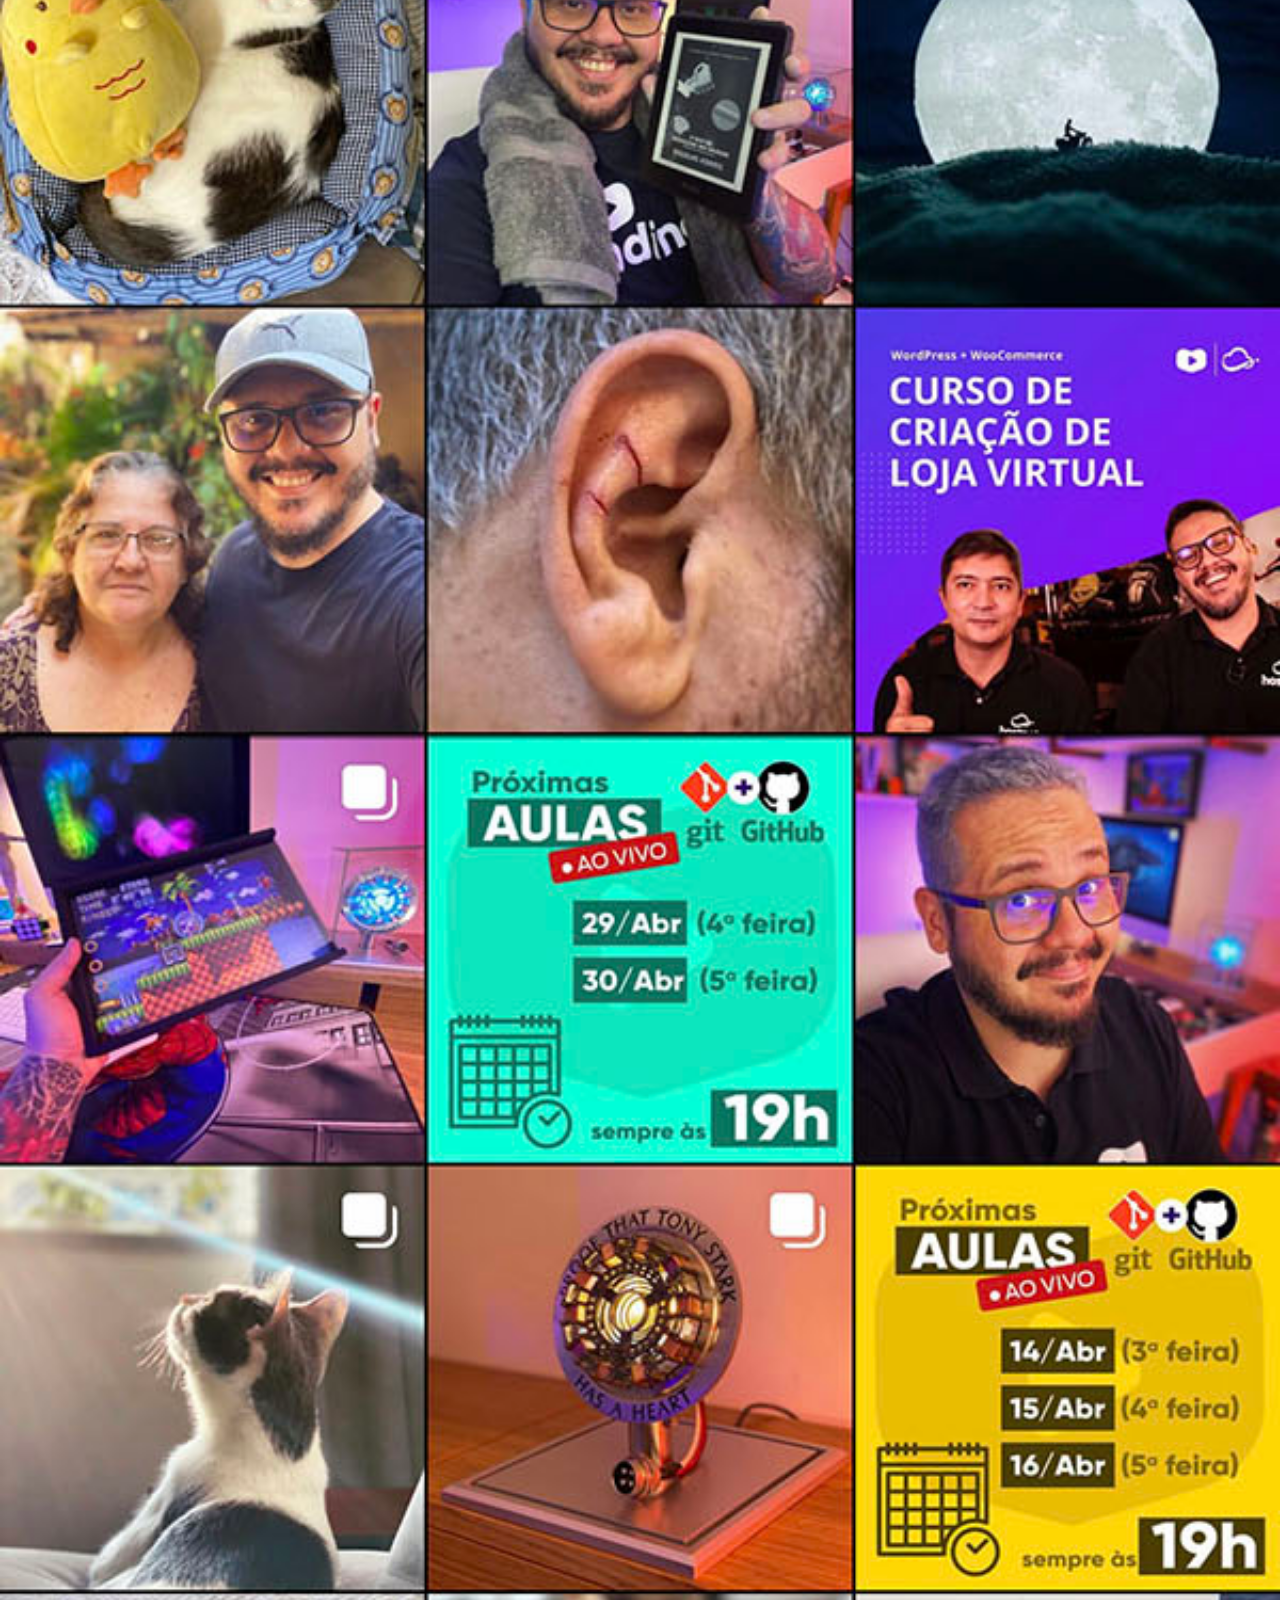
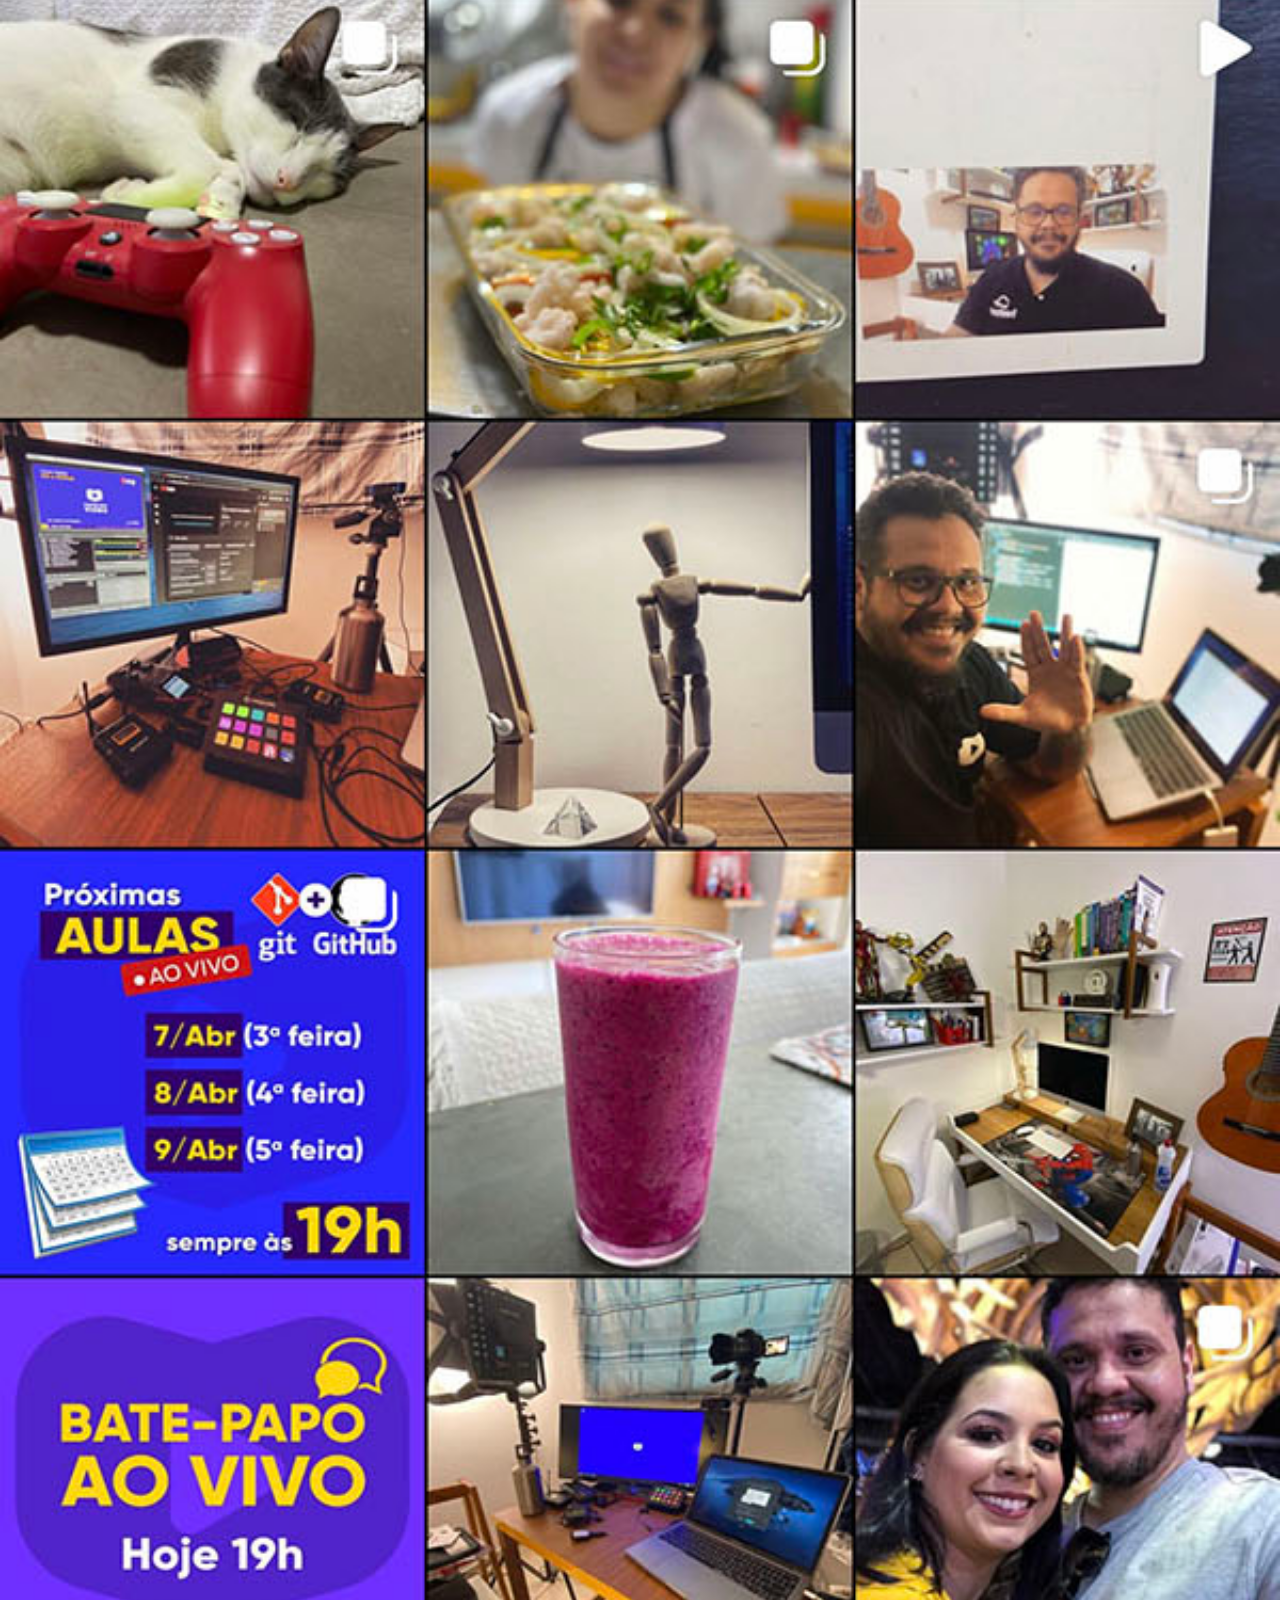
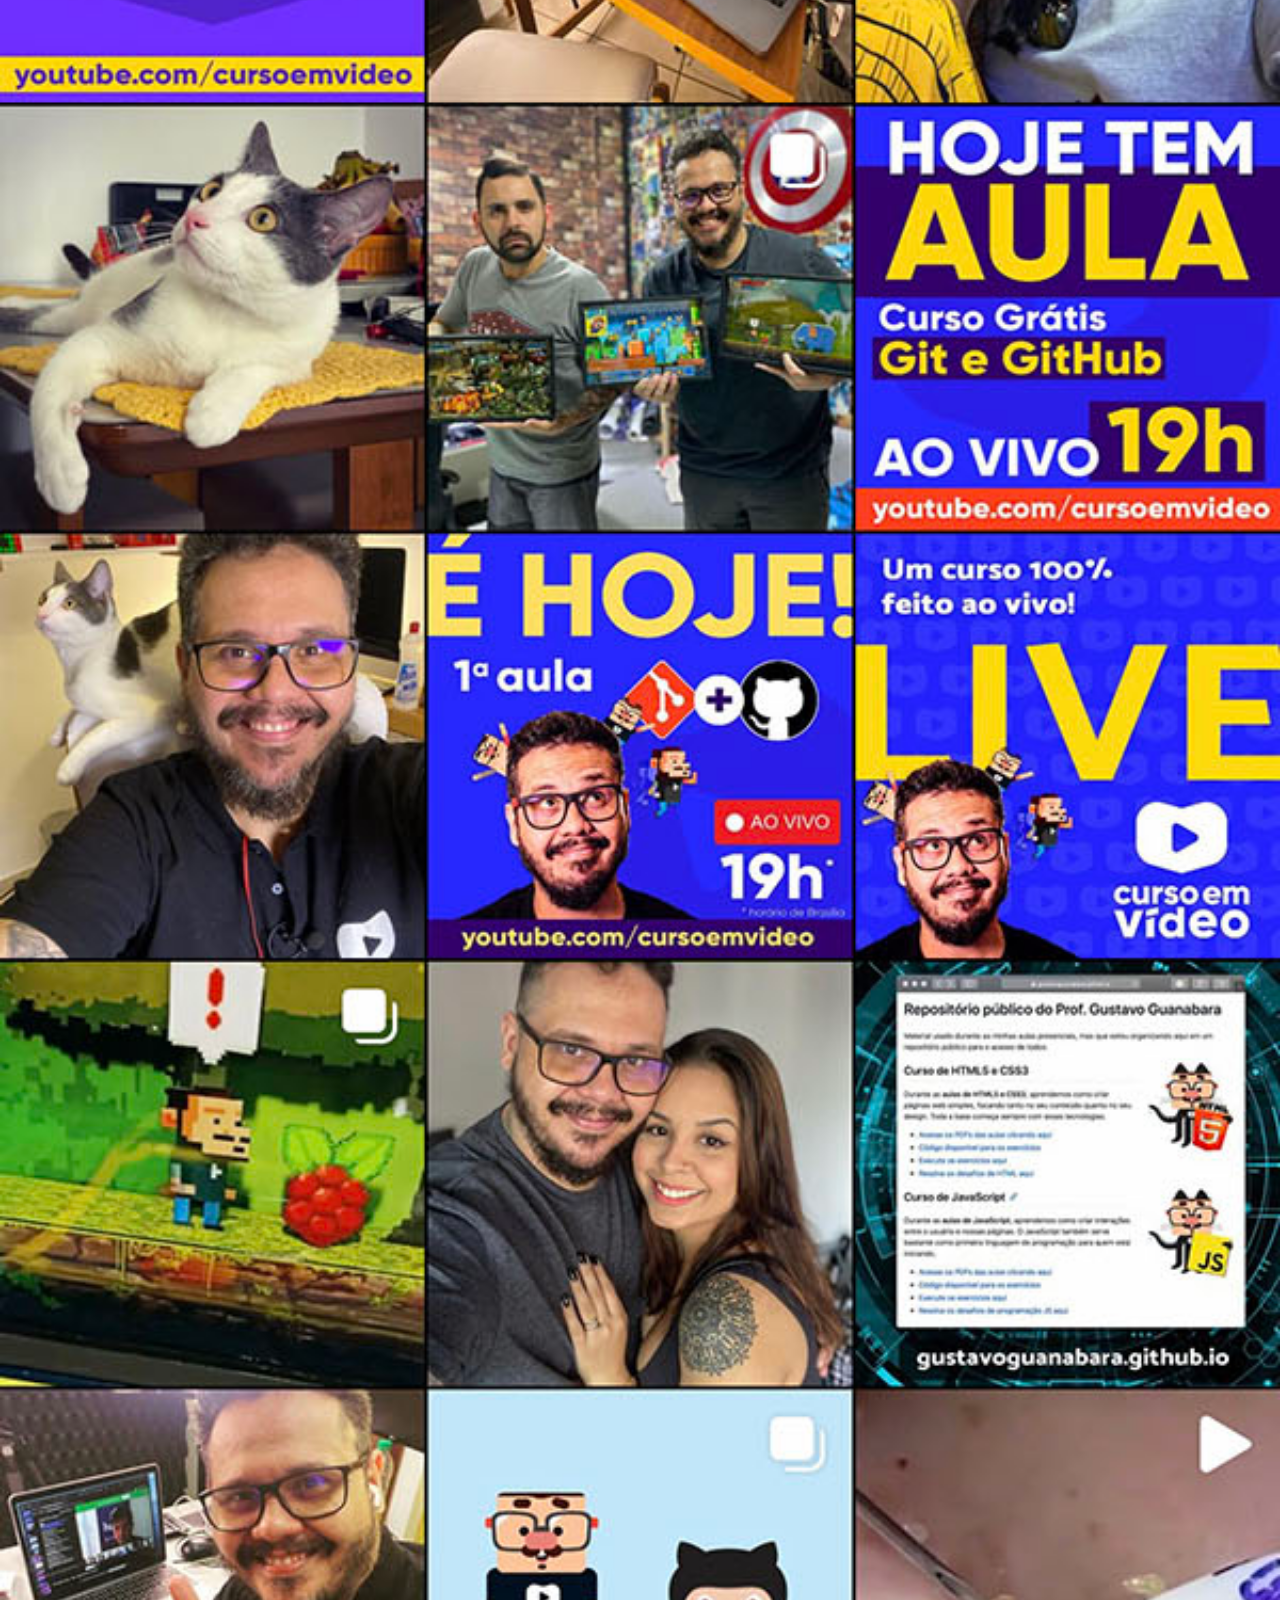
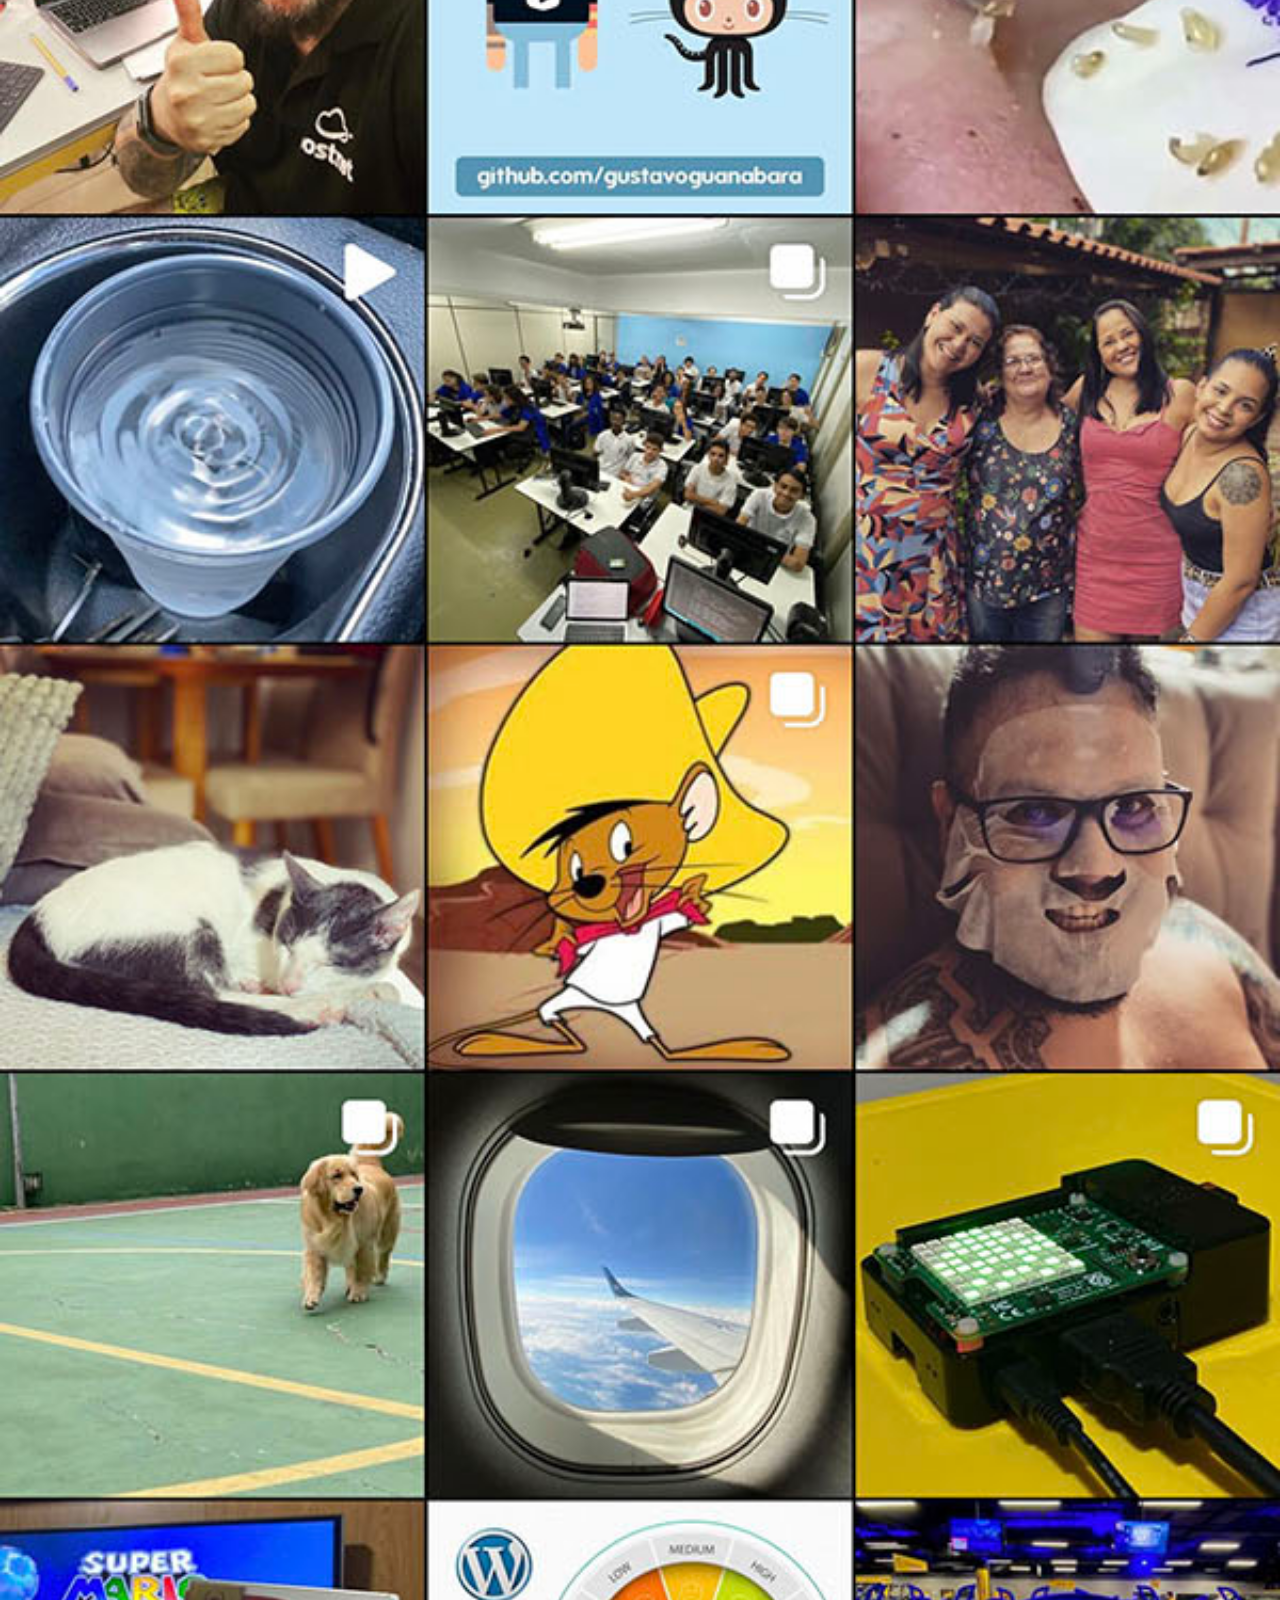
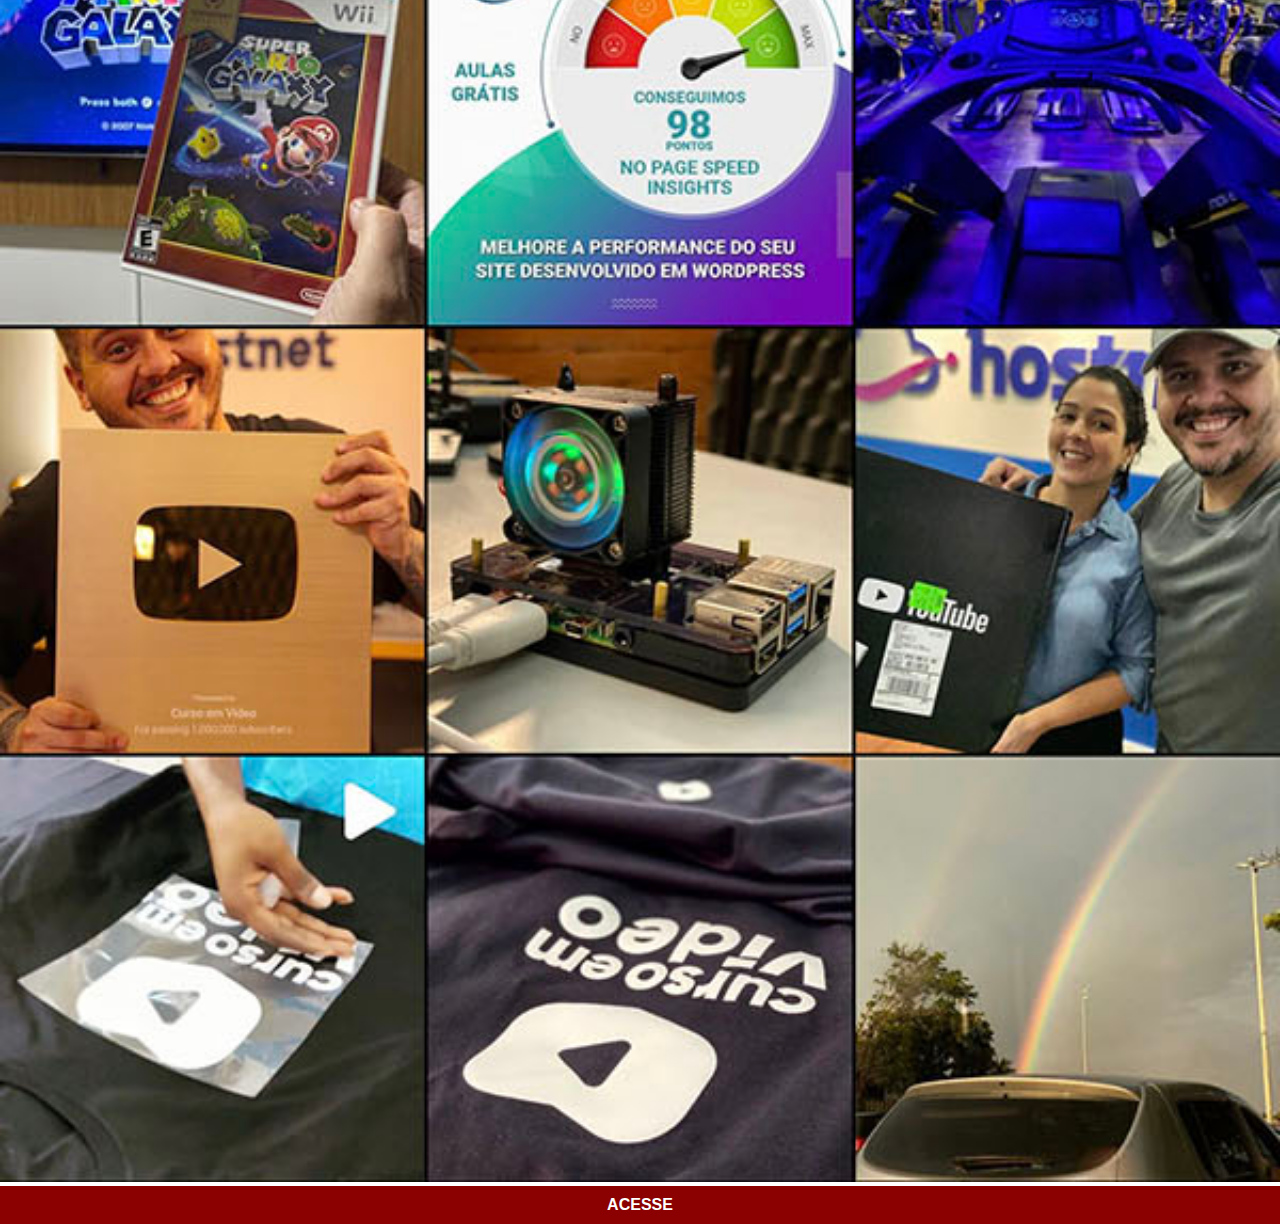
<file: intagram.html>
<!DOCTYPE html>
<html lang="pt-br">
<head>
    <meta charset="UTF-8">
    <meta name="viewport" content="width=device-width, initial-scale=1.0">
    <title>Intagram</title>
    <link rel="stylesheet" href="projetosocial/estilo/social.css">
</head>
<body>
    <img src="projetosocial/imagens/tela-instagram.jpg" alt="">
    <a href="https://www.instagram.com/gustavoguanabara/" target="_blank">ACESSE</a>
    
</body>
</html>
</file>
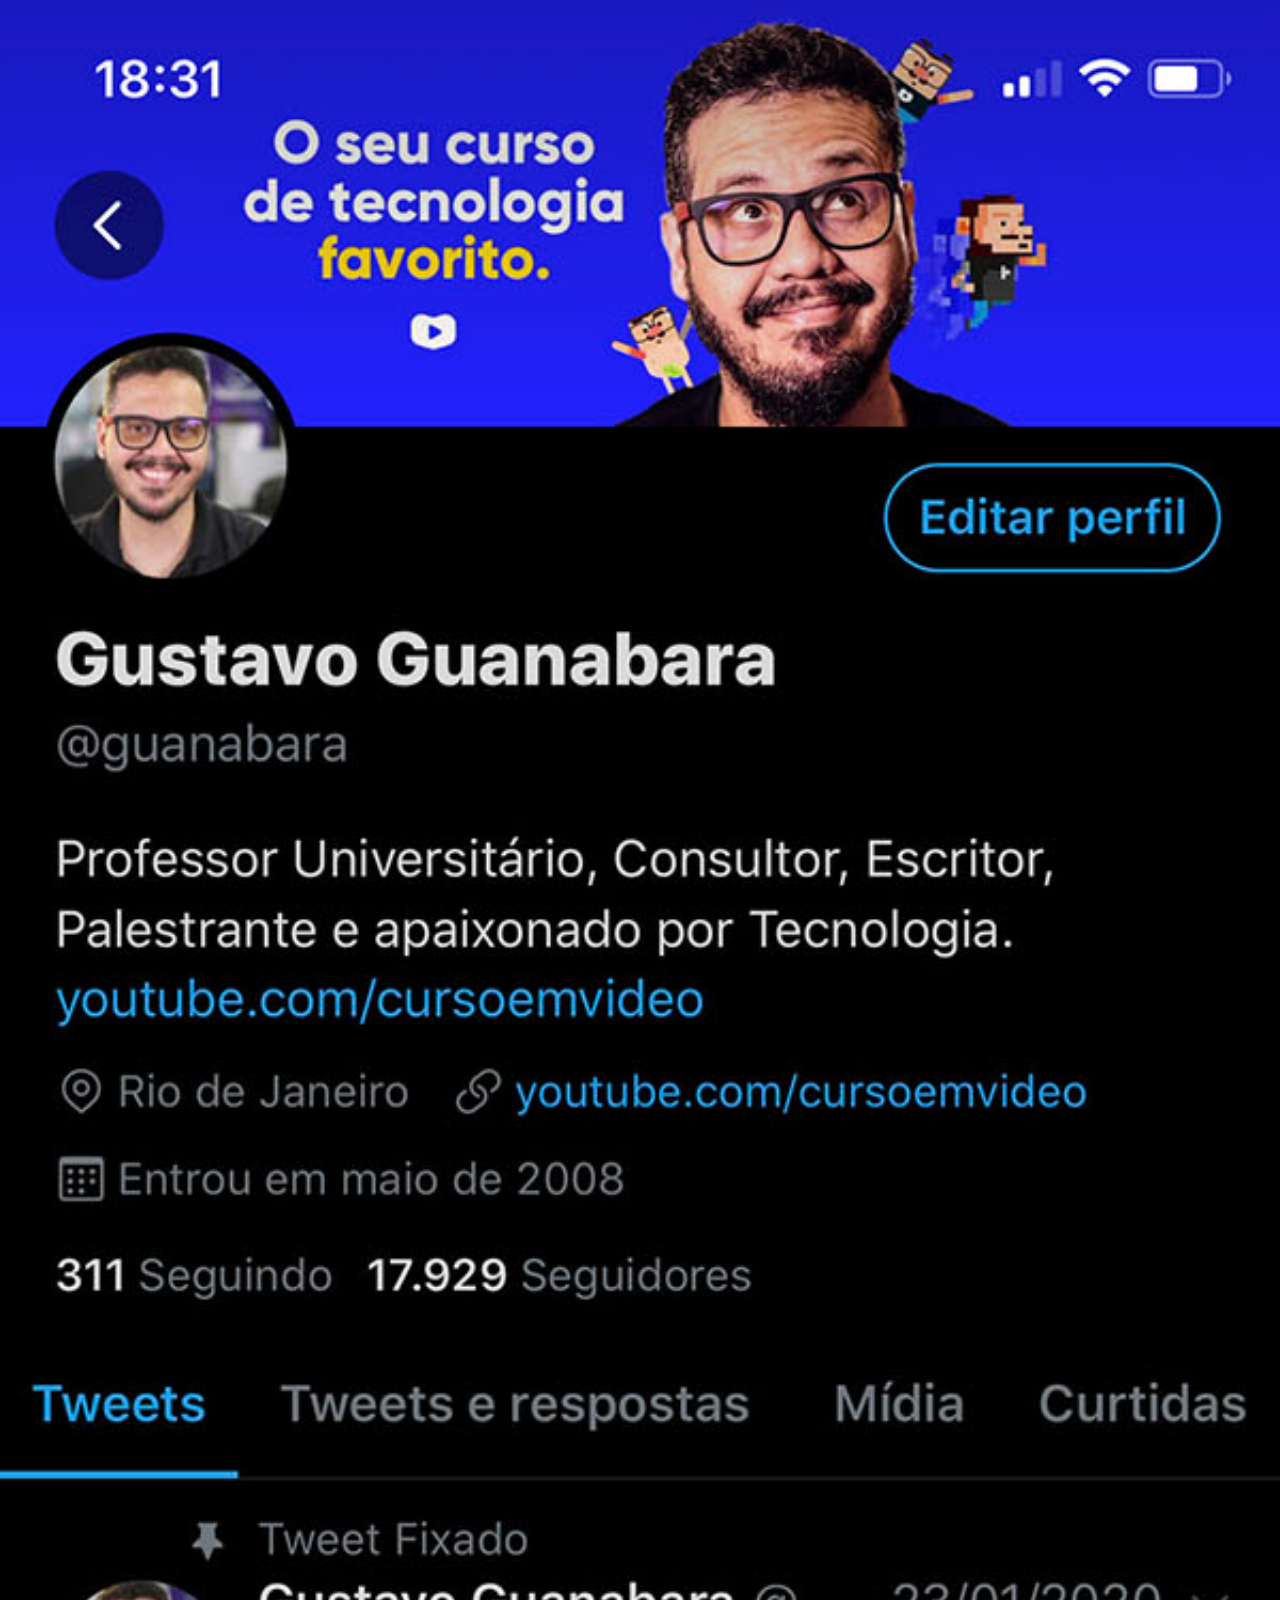
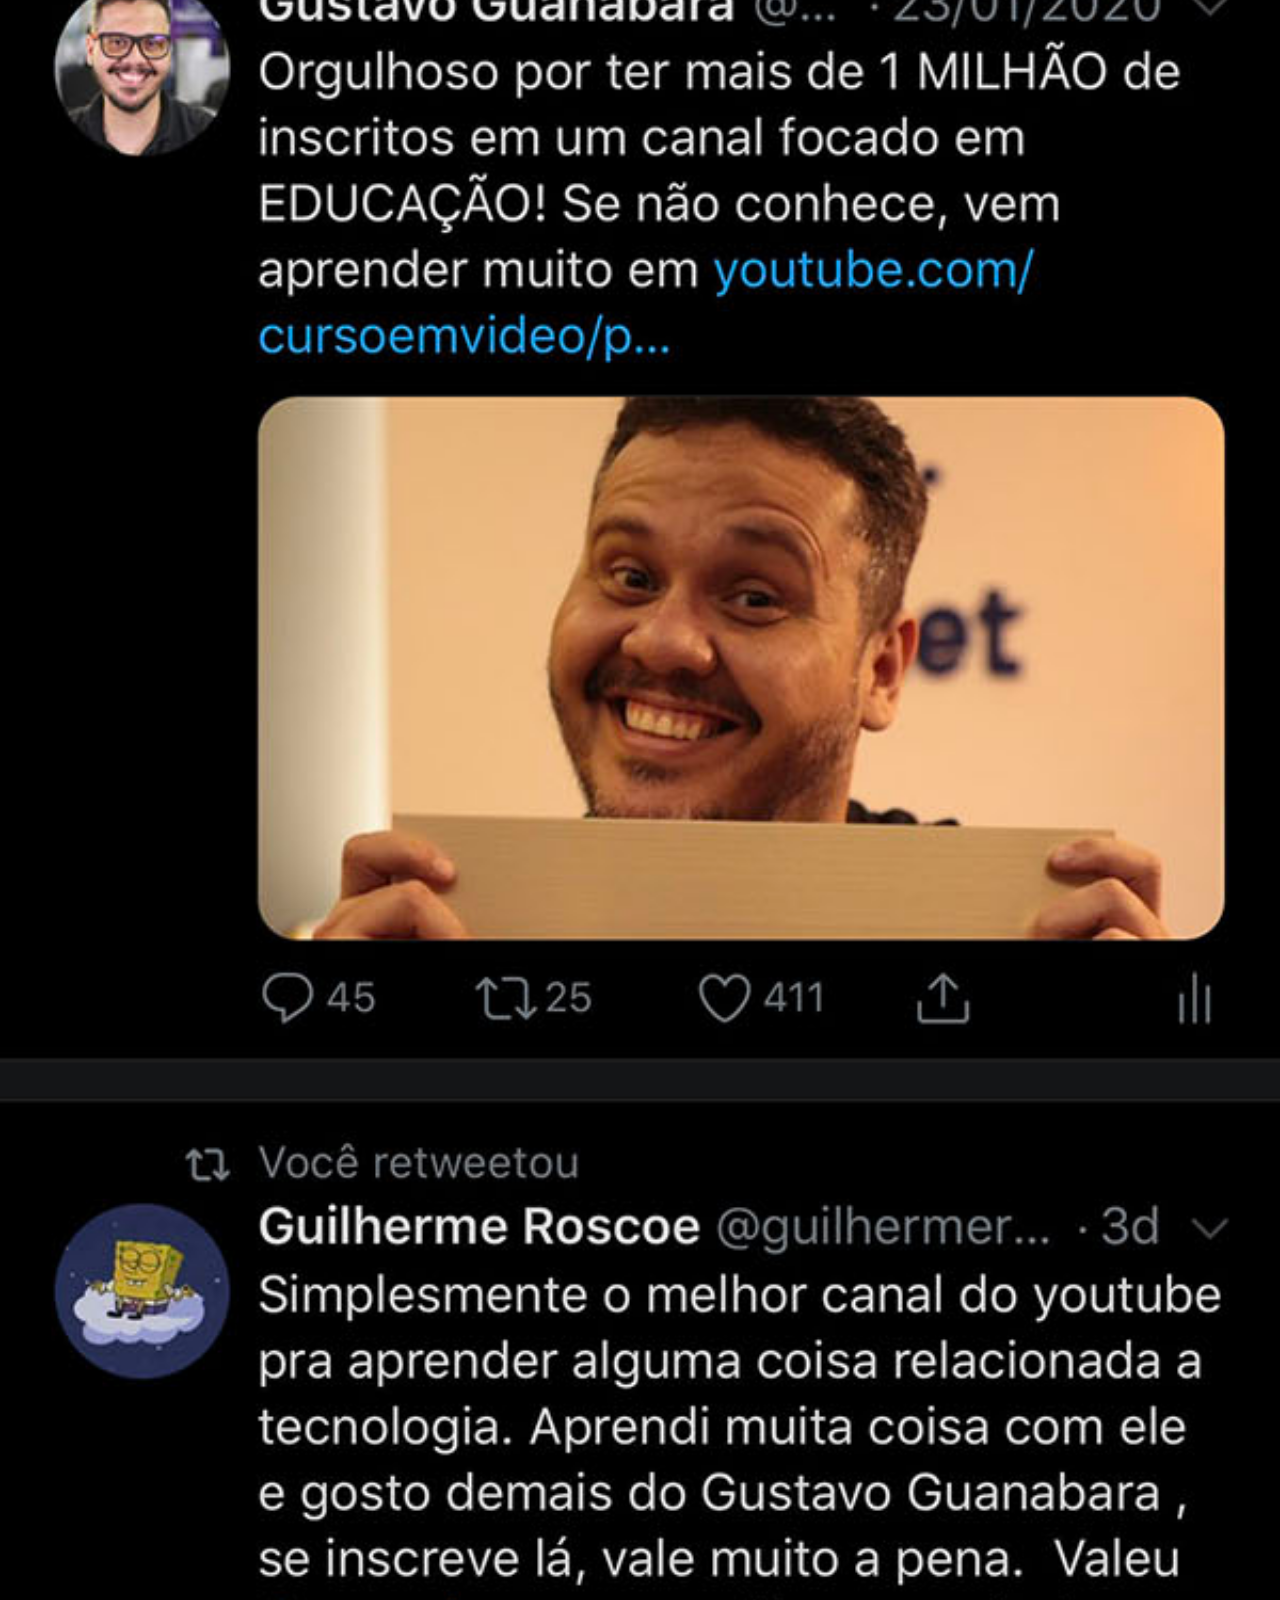
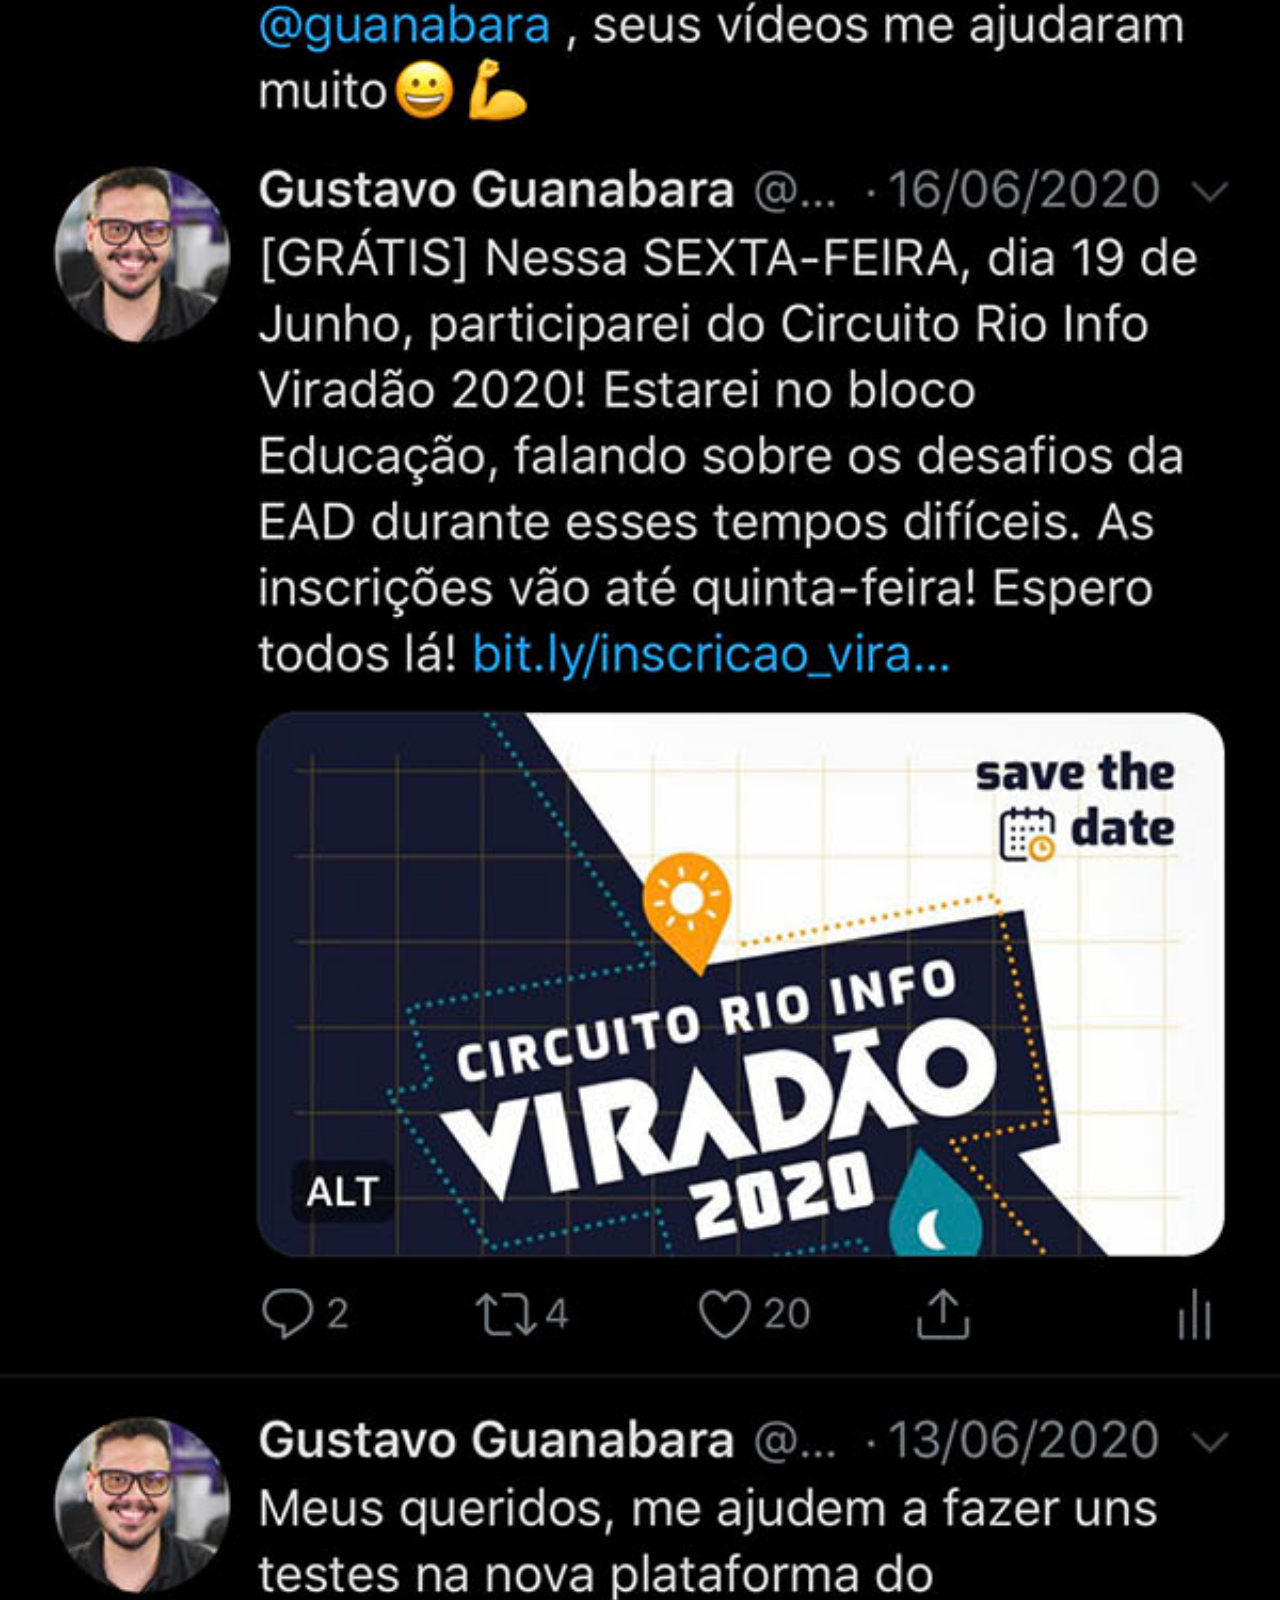
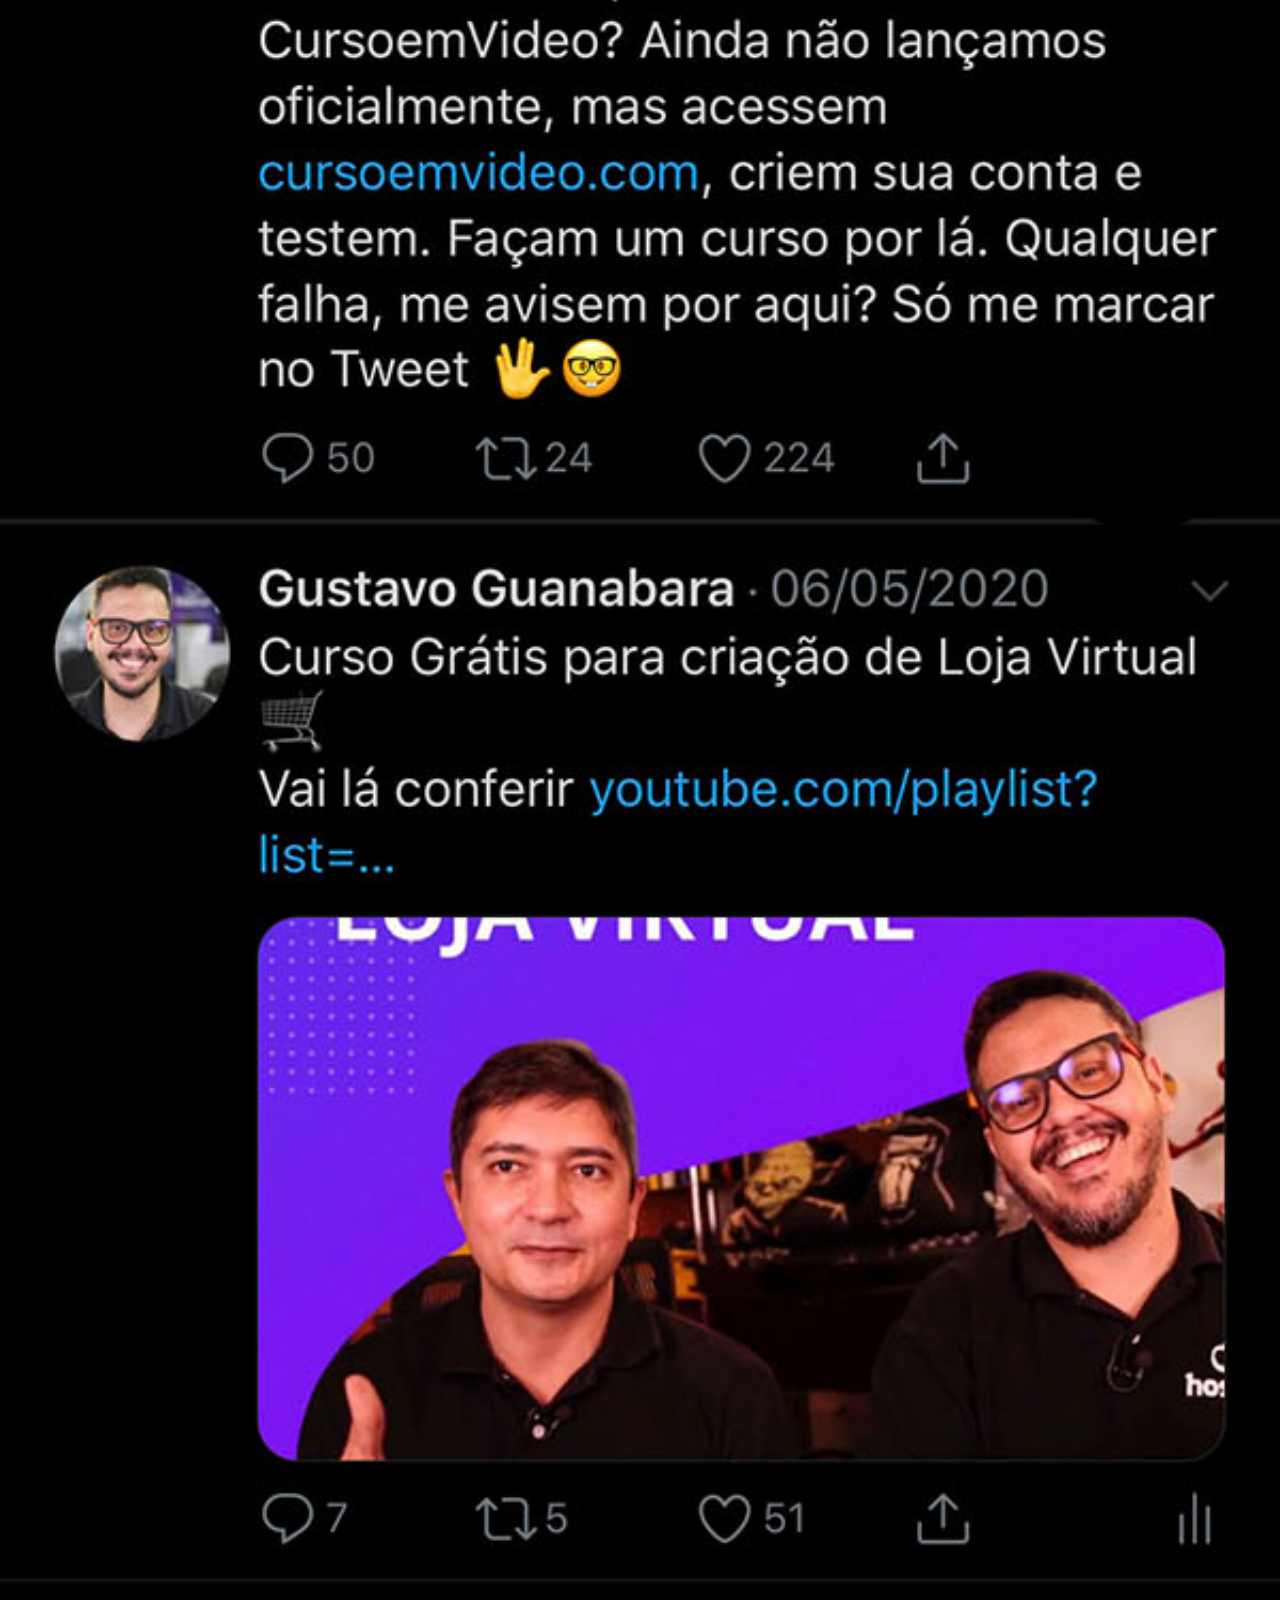
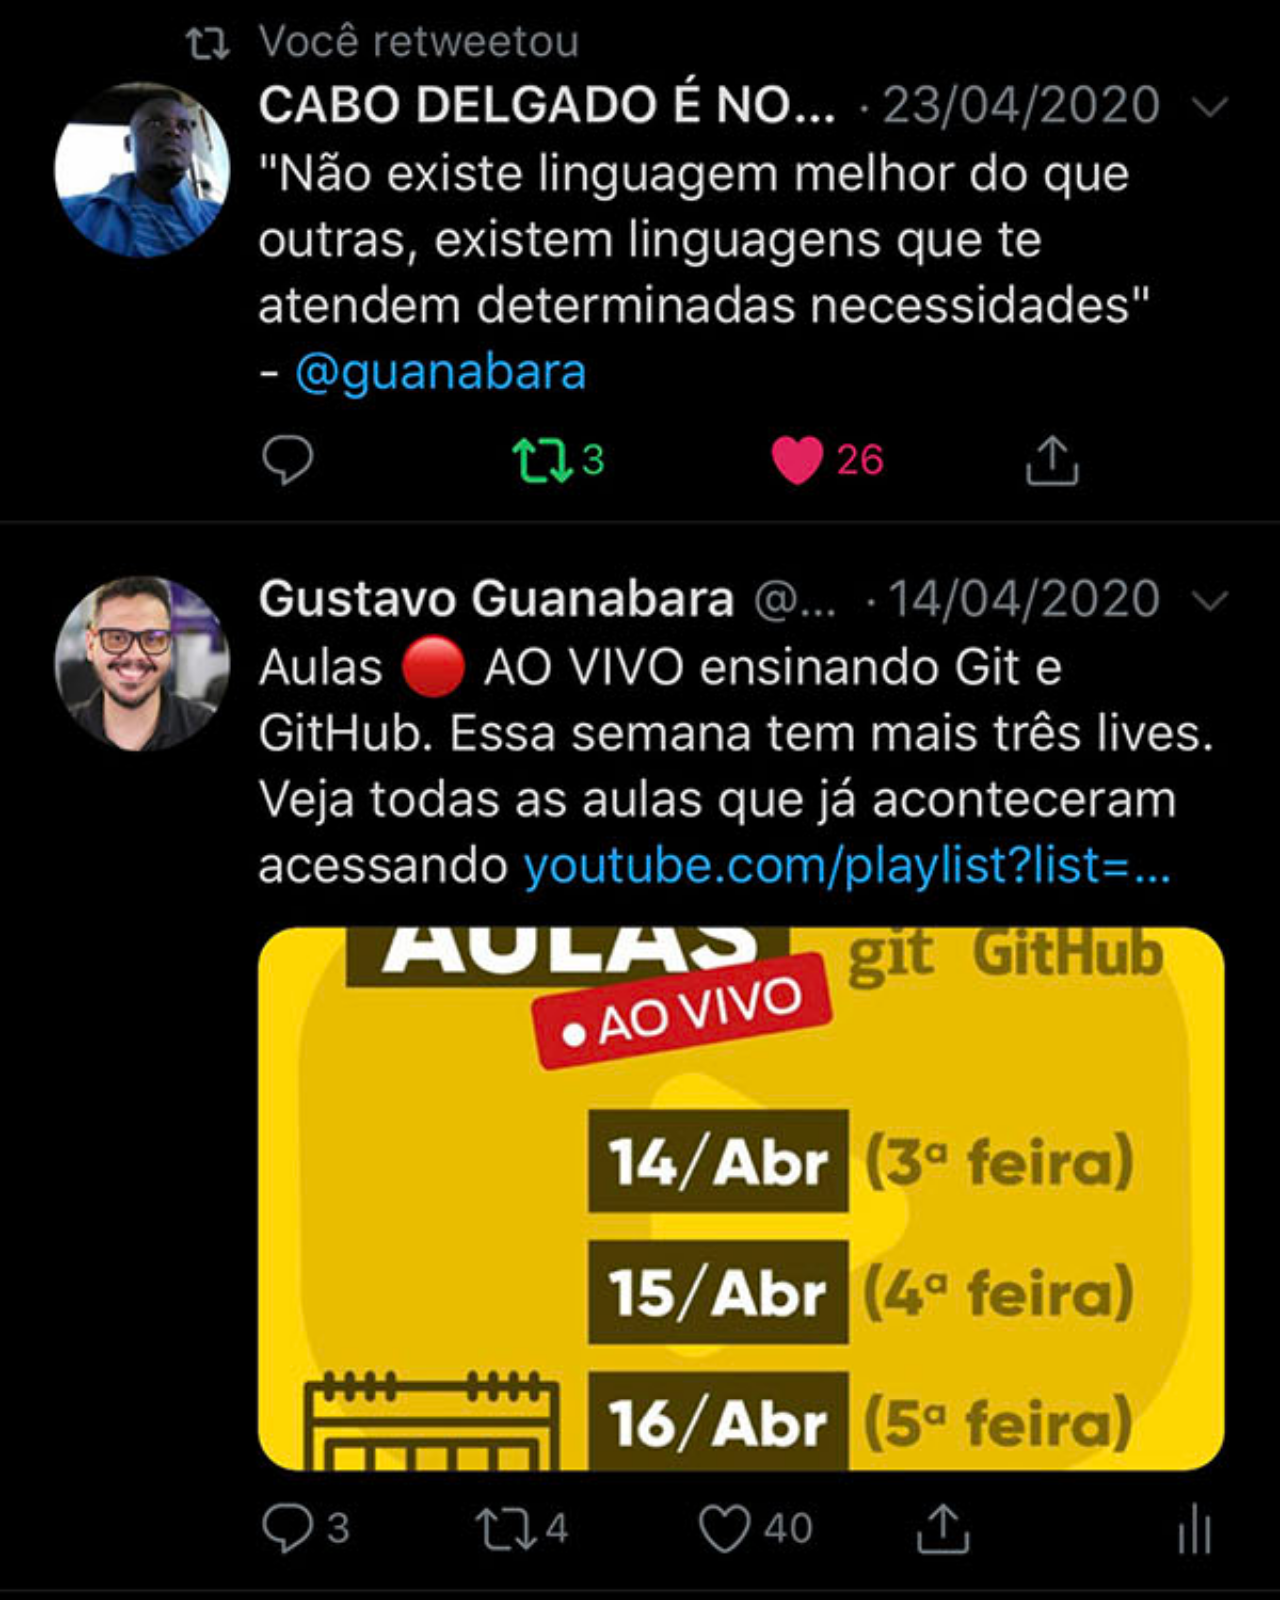
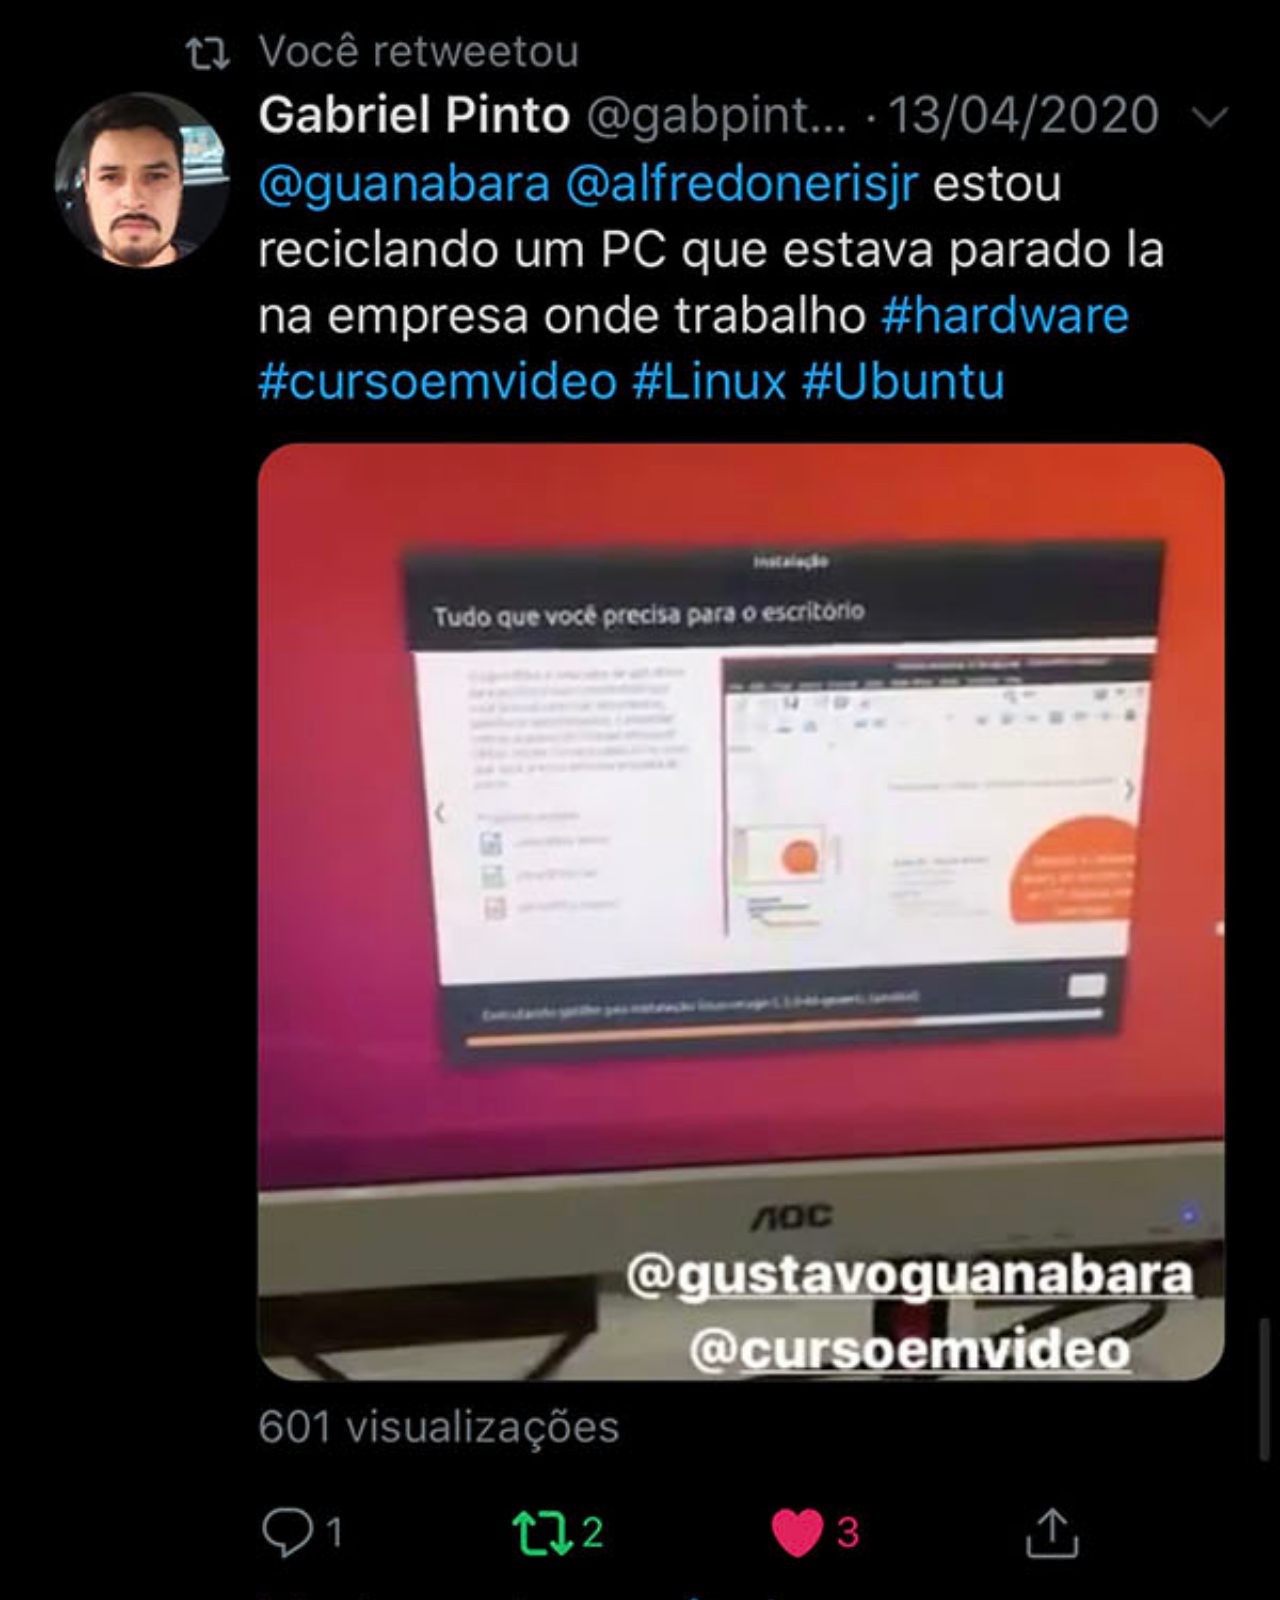
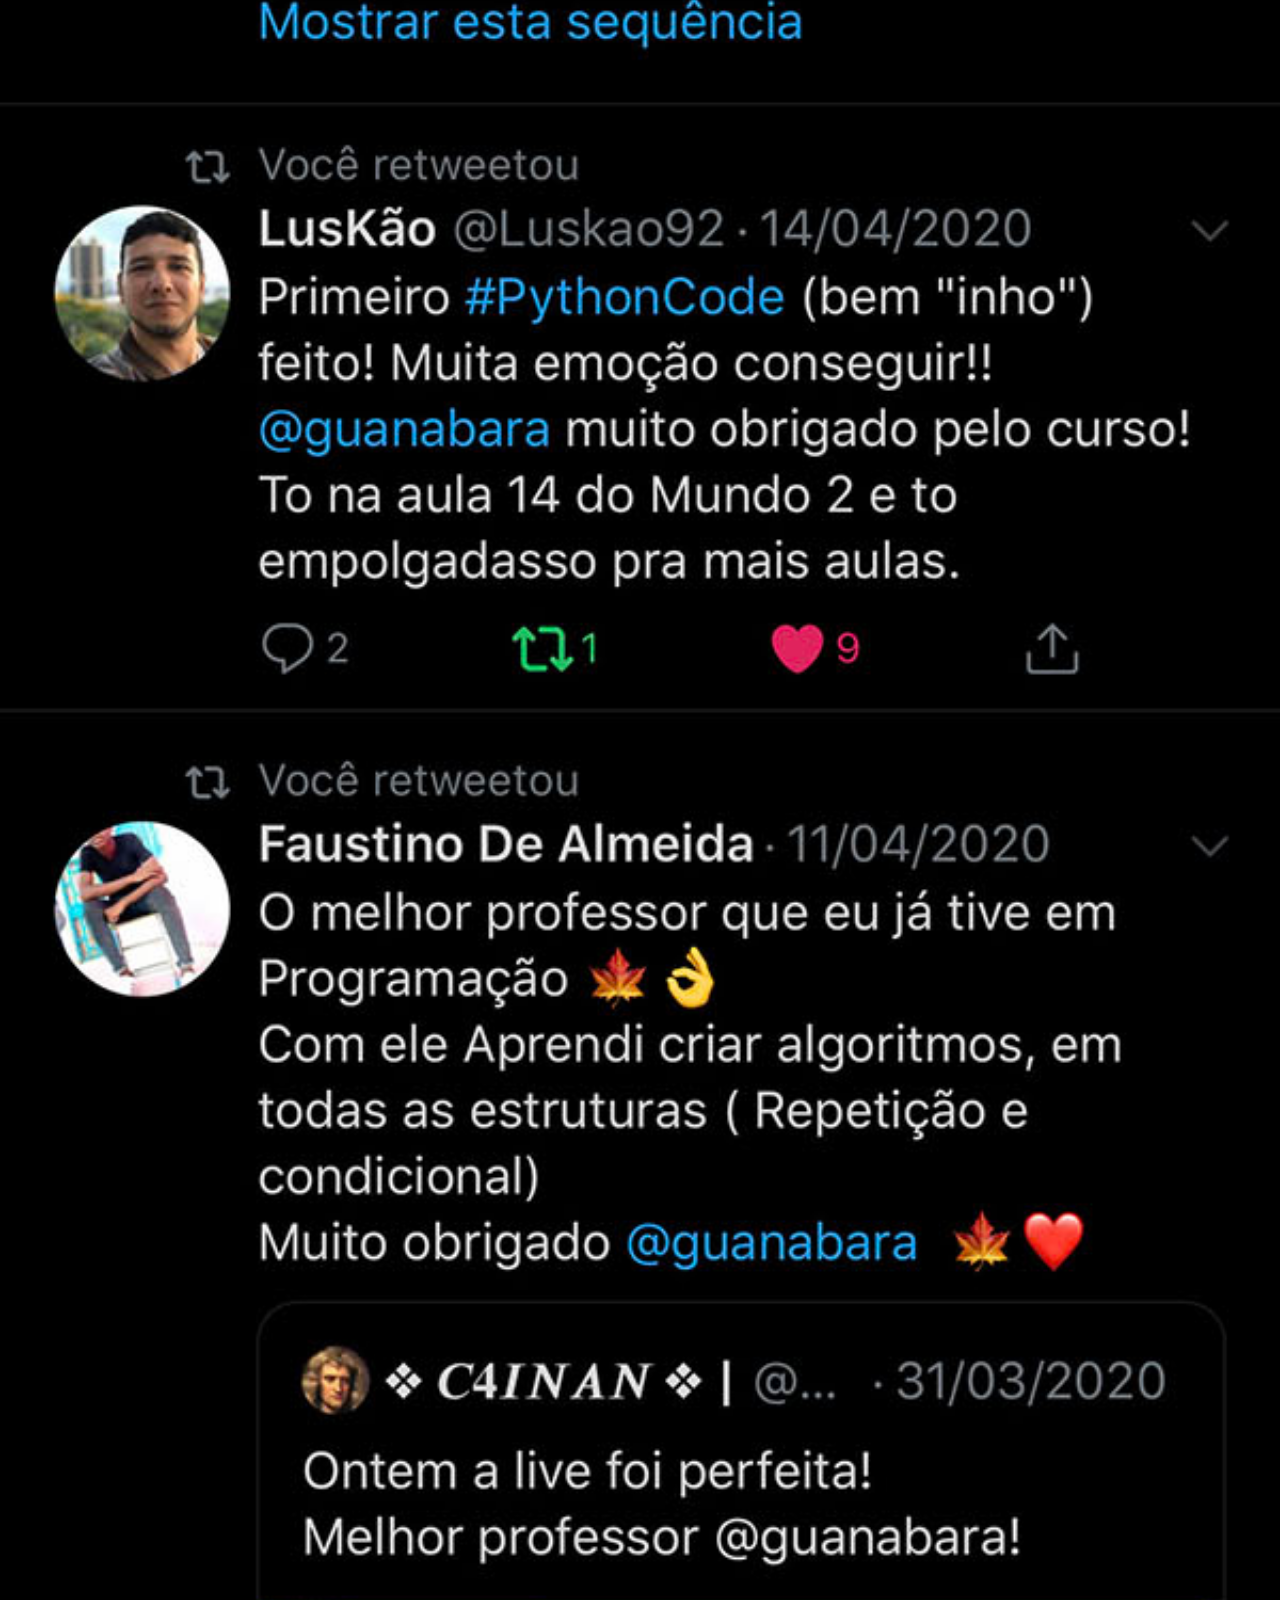
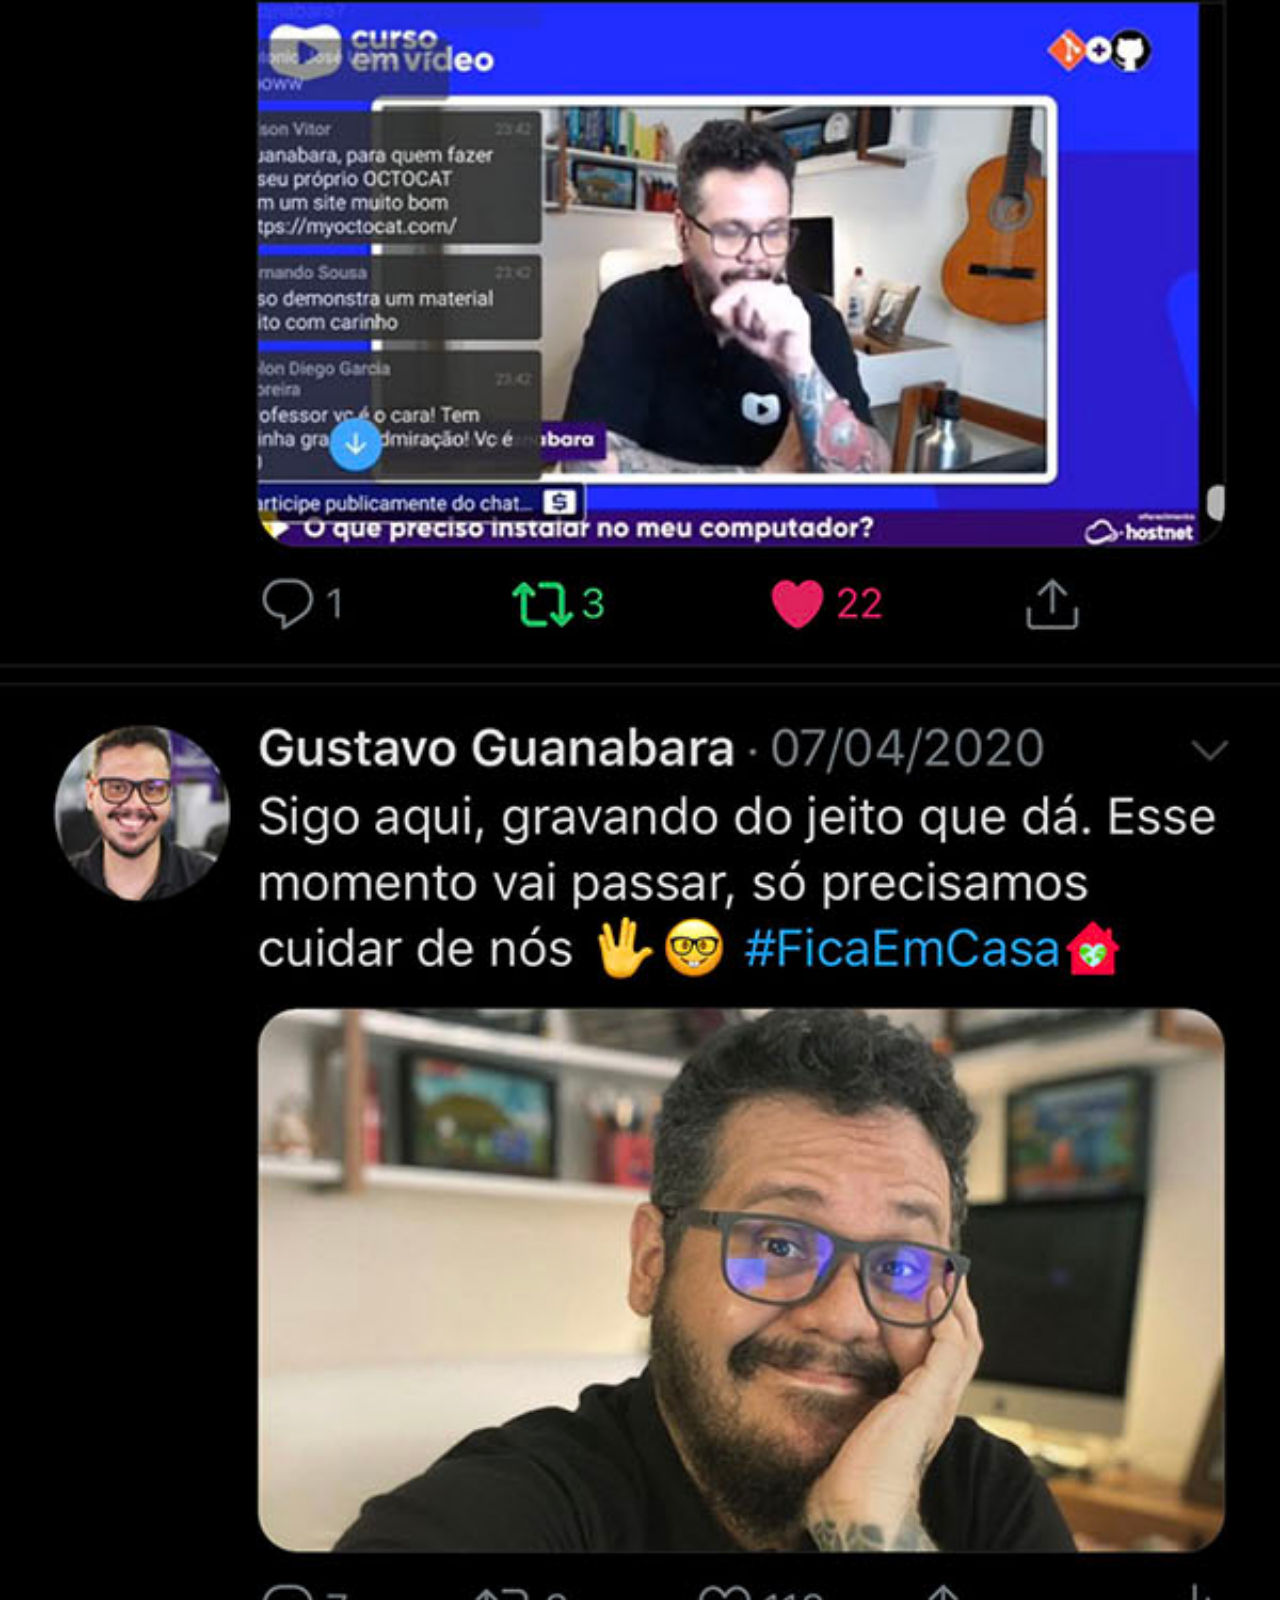
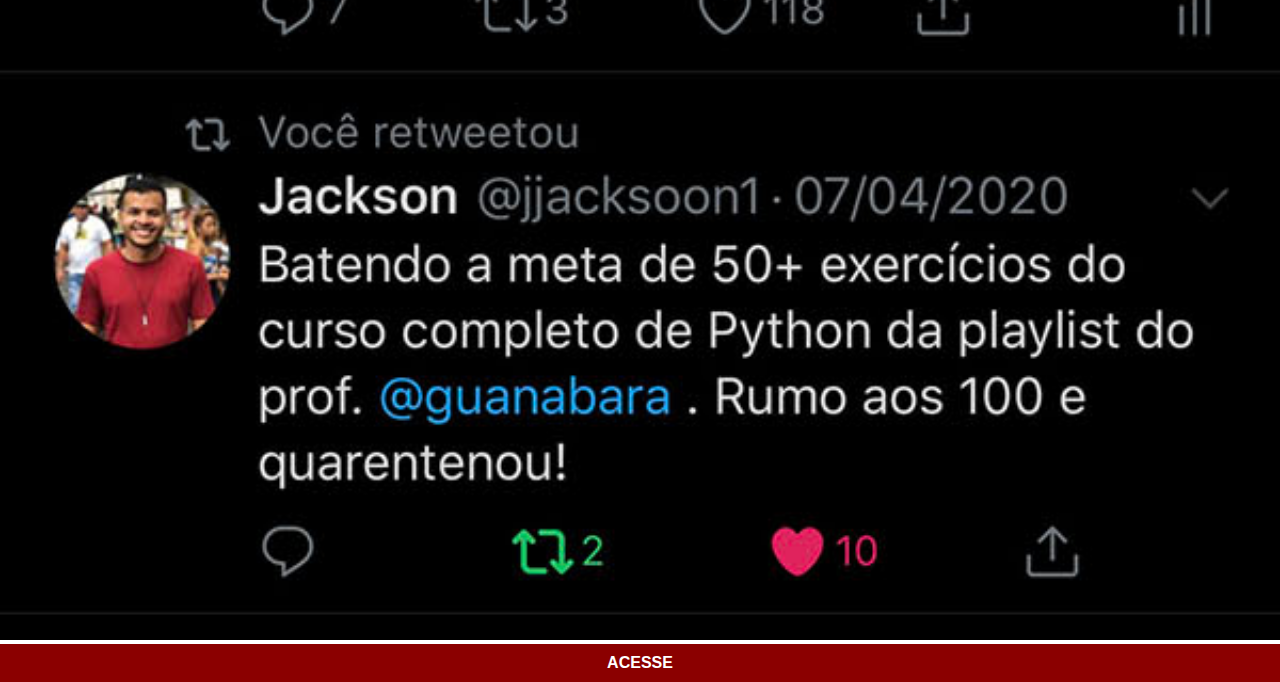
<file: twitter.html>
<!DOCTYPE html>
<html lang="pt-br">
<head>
    <meta charset="UTF-8">
    <meta name="viewport" content="width=device-width, initial-scale=1.0">
    <title>Twitter</title>
    <link rel="stylesheet" href="projetosocial/estilo/social.css">
</head>
<body><img src="projetosocial/imagens/tela-twitter.jpg" alt="">
    <a href="https://twitter.com/guanabara" target="_blank">ACESSE</a>
    
</body>
</html>
</file>
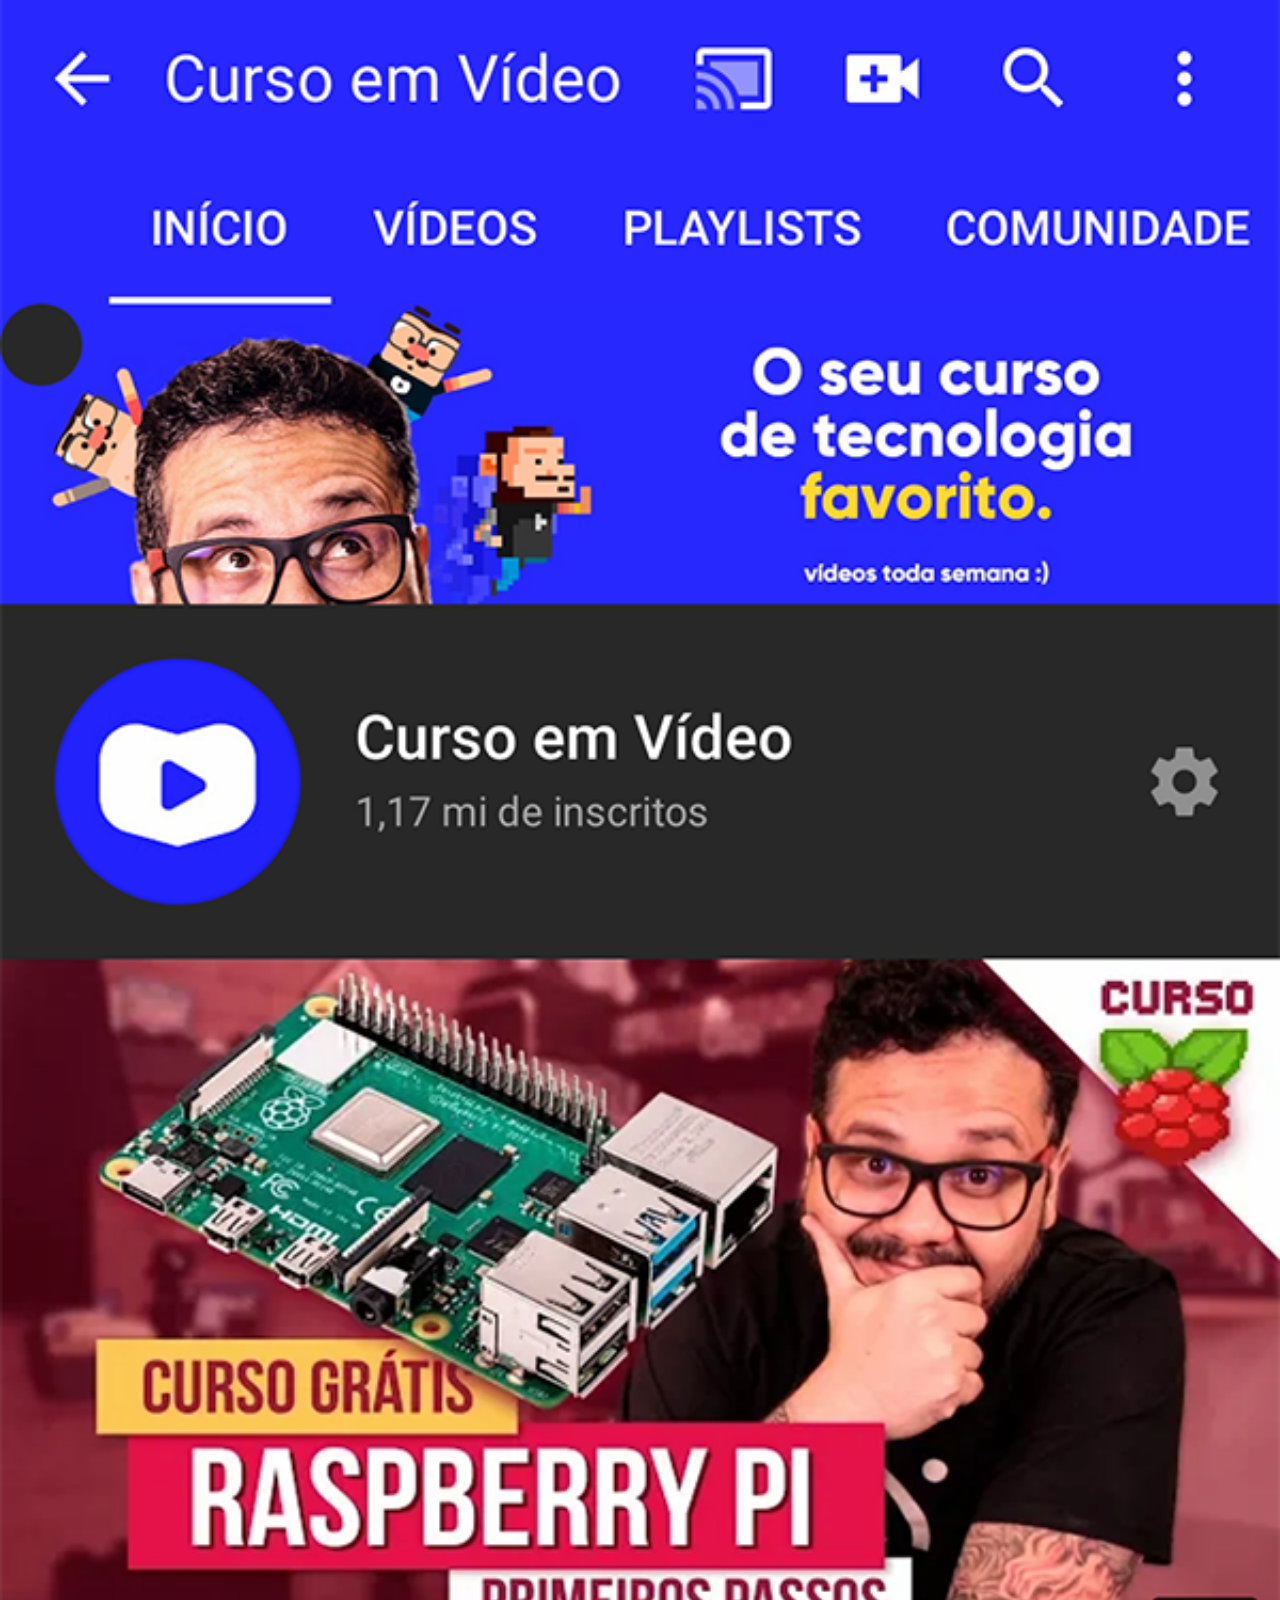
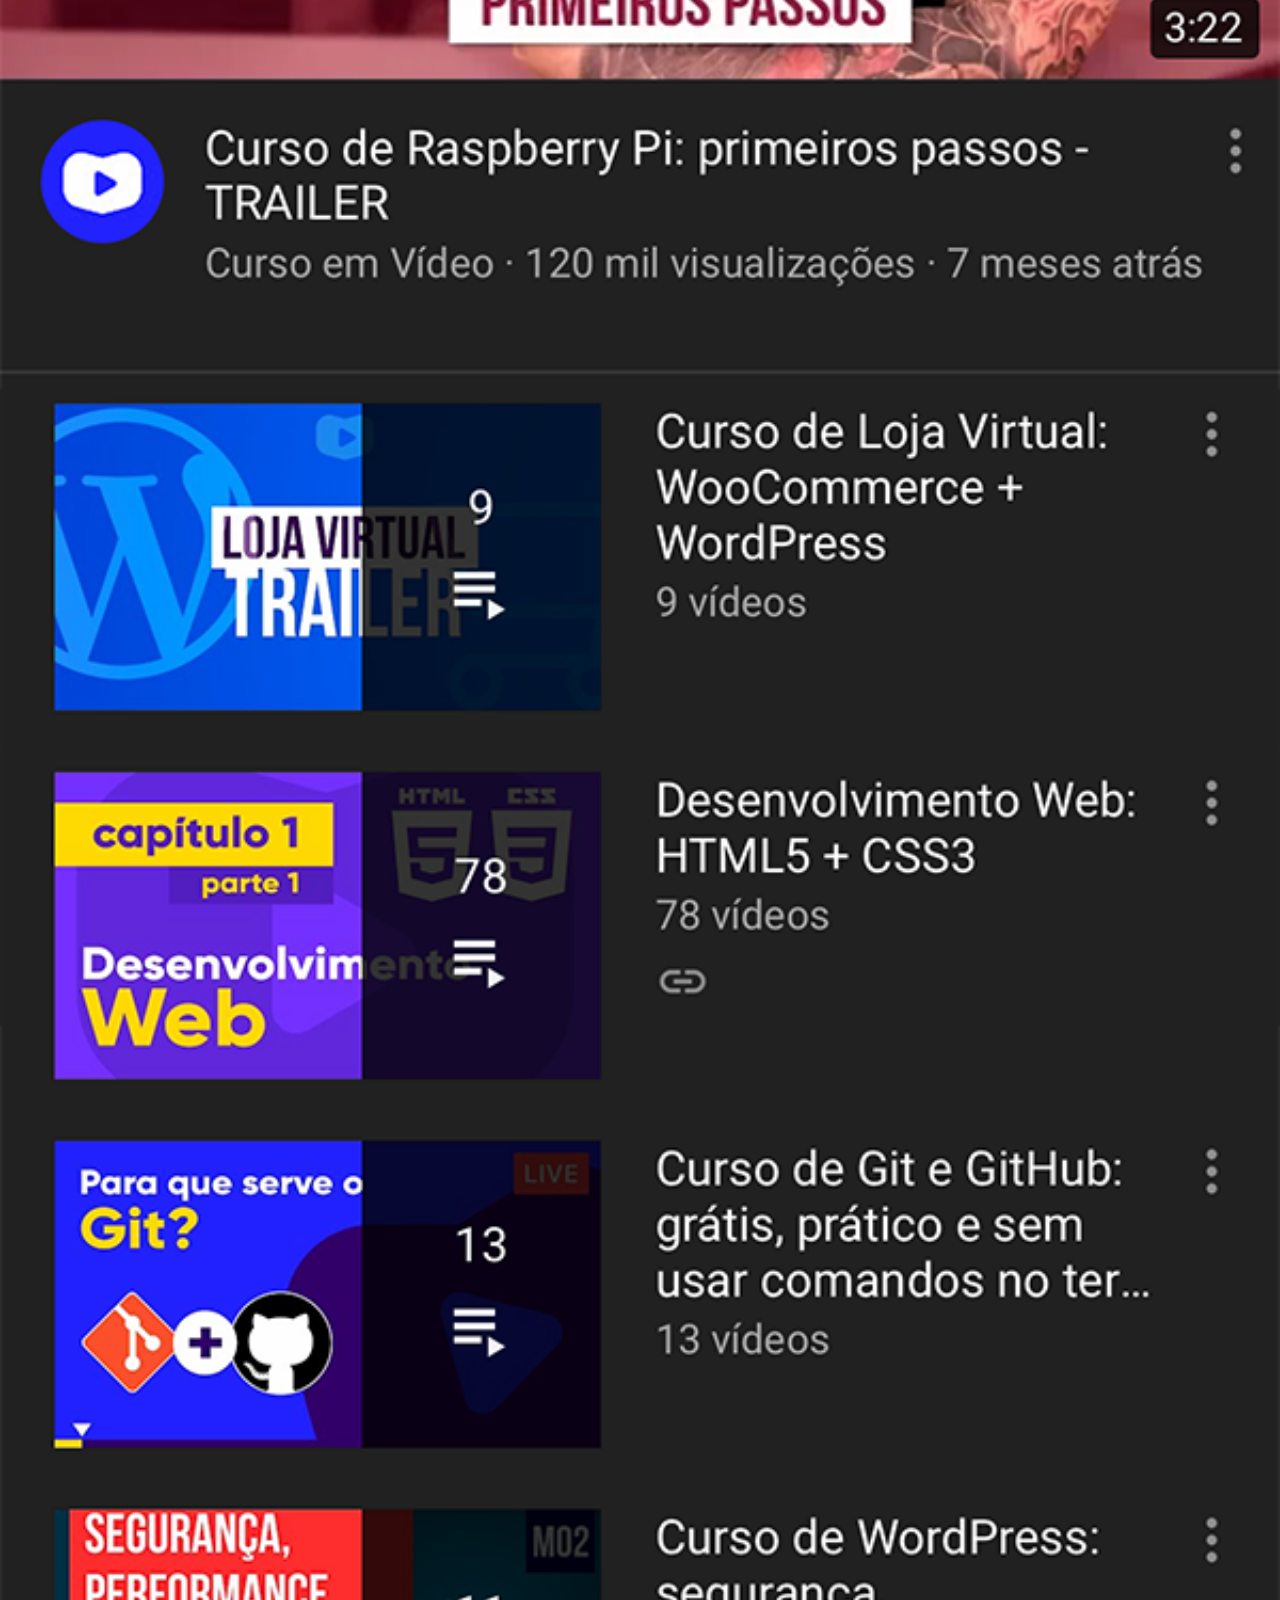
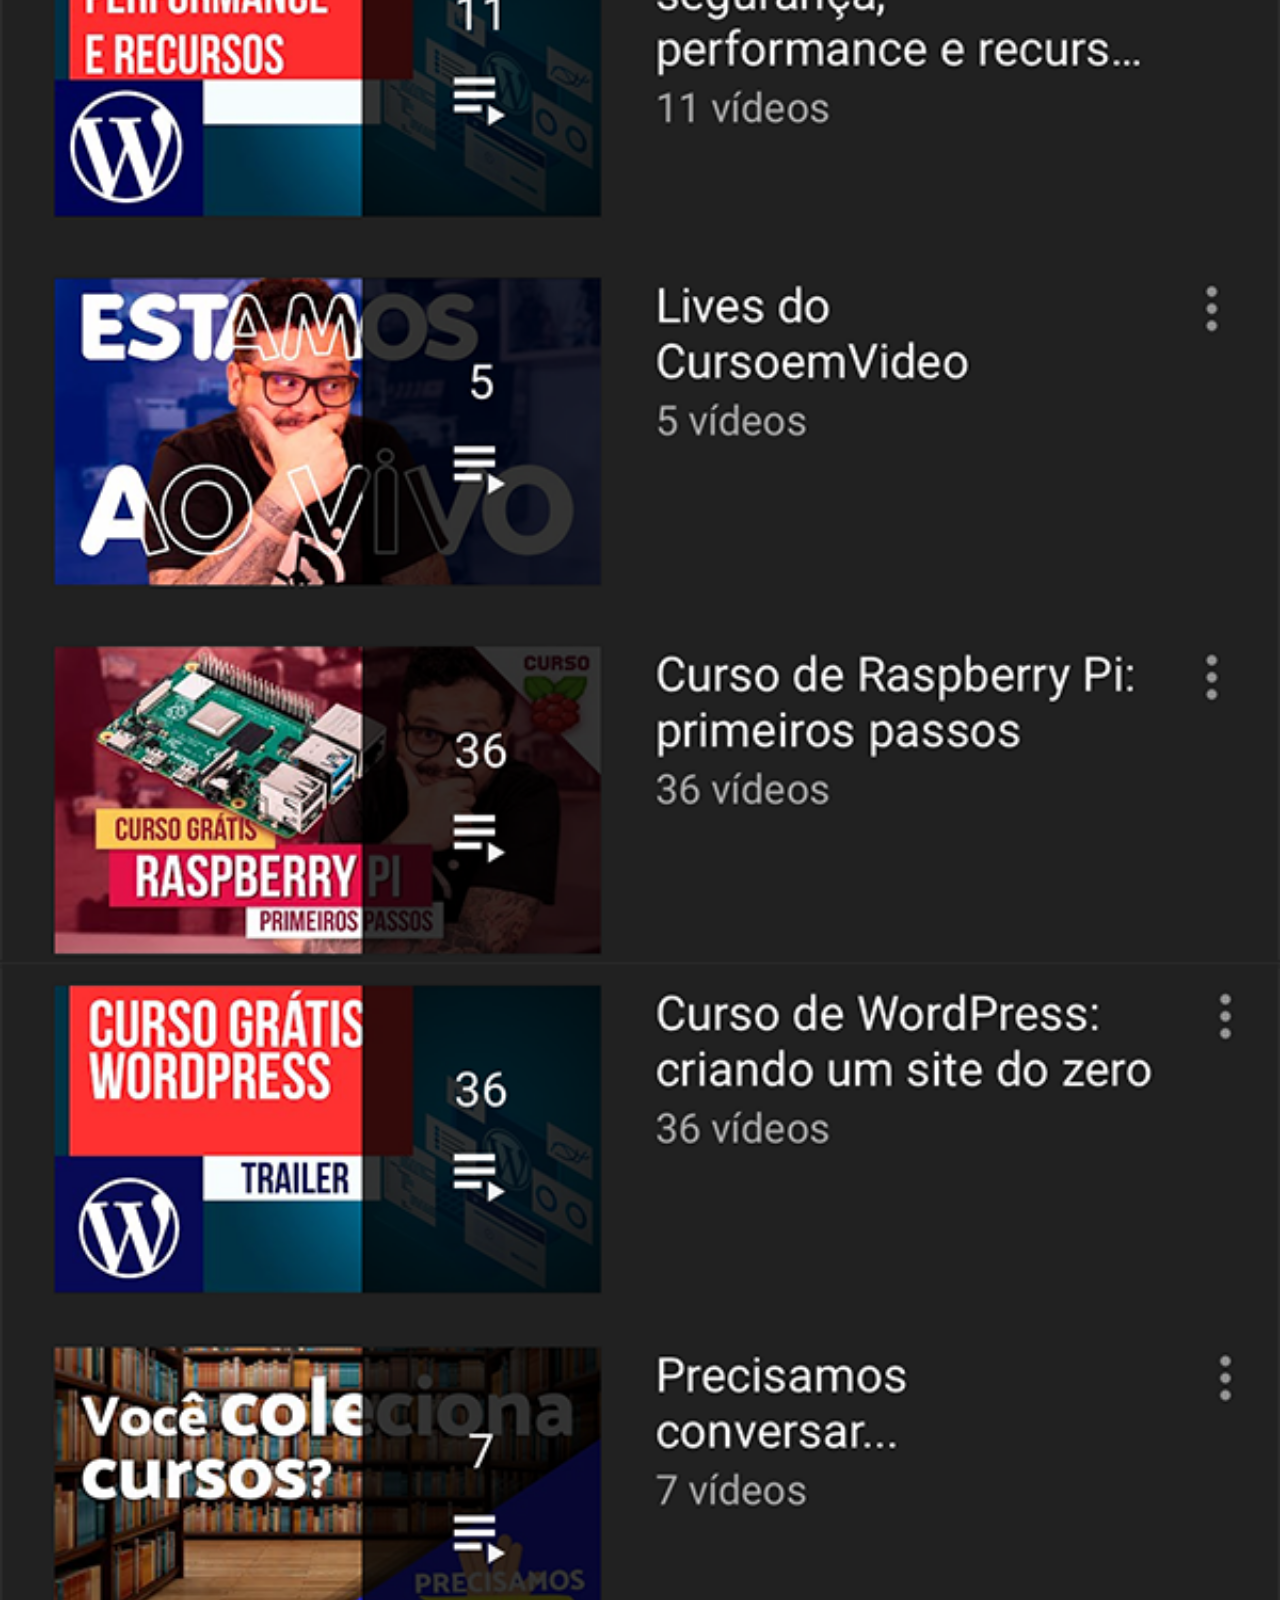
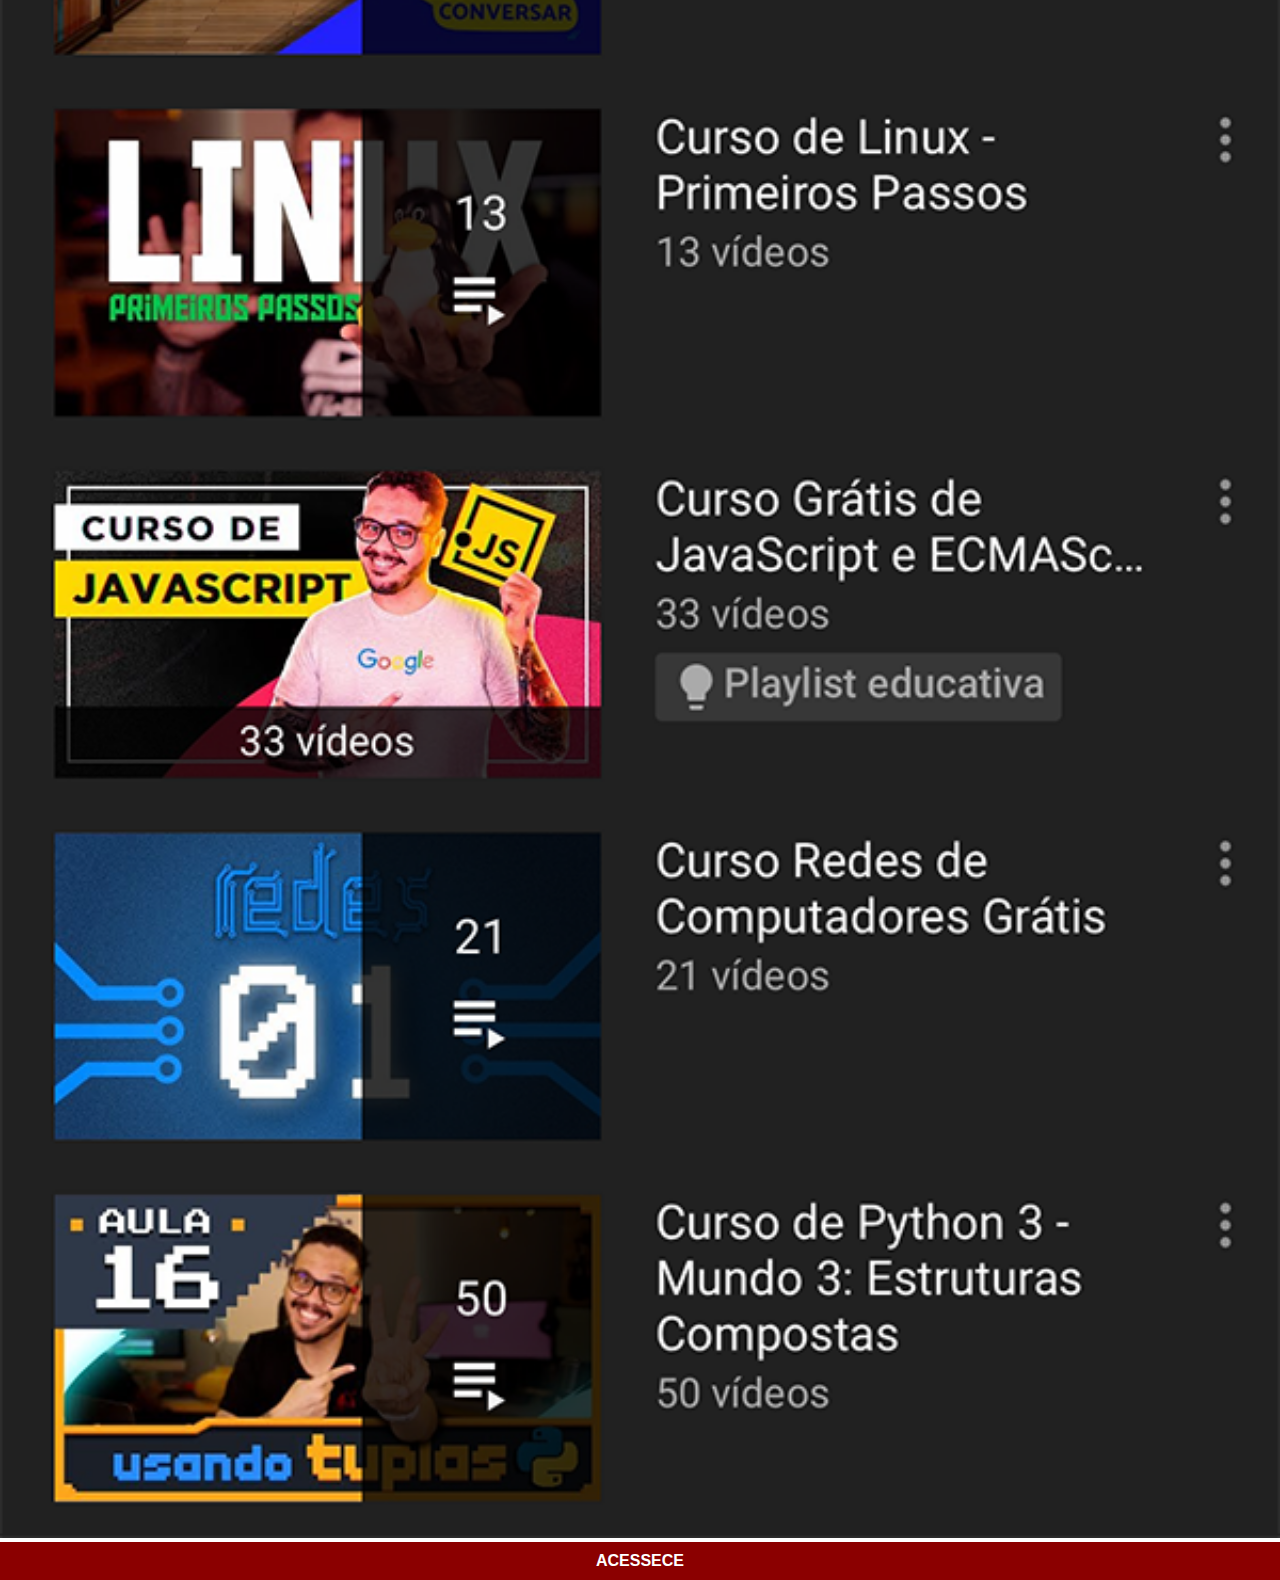
<file: youtube.html>
<!DOCTYPE html>
<html lang="pt-br">
<head>
    <meta charset="UTF-8">
    <meta name="viewport" content="width=device-width, initial-scale=1.0">
    <title>youtube</title>
    <link rel="stylesheet" href="projetosocial/estilo/social.css">
    
    
    
    
</head>
<body>
    <img src="projetosocial/imagens/tela-youtube.png" alt="">
    <a href="https://www.youtube.com/@CursoemVideo/playlists" target="_blank">ACESSECE</a>
    
</body>
</html>
</file>
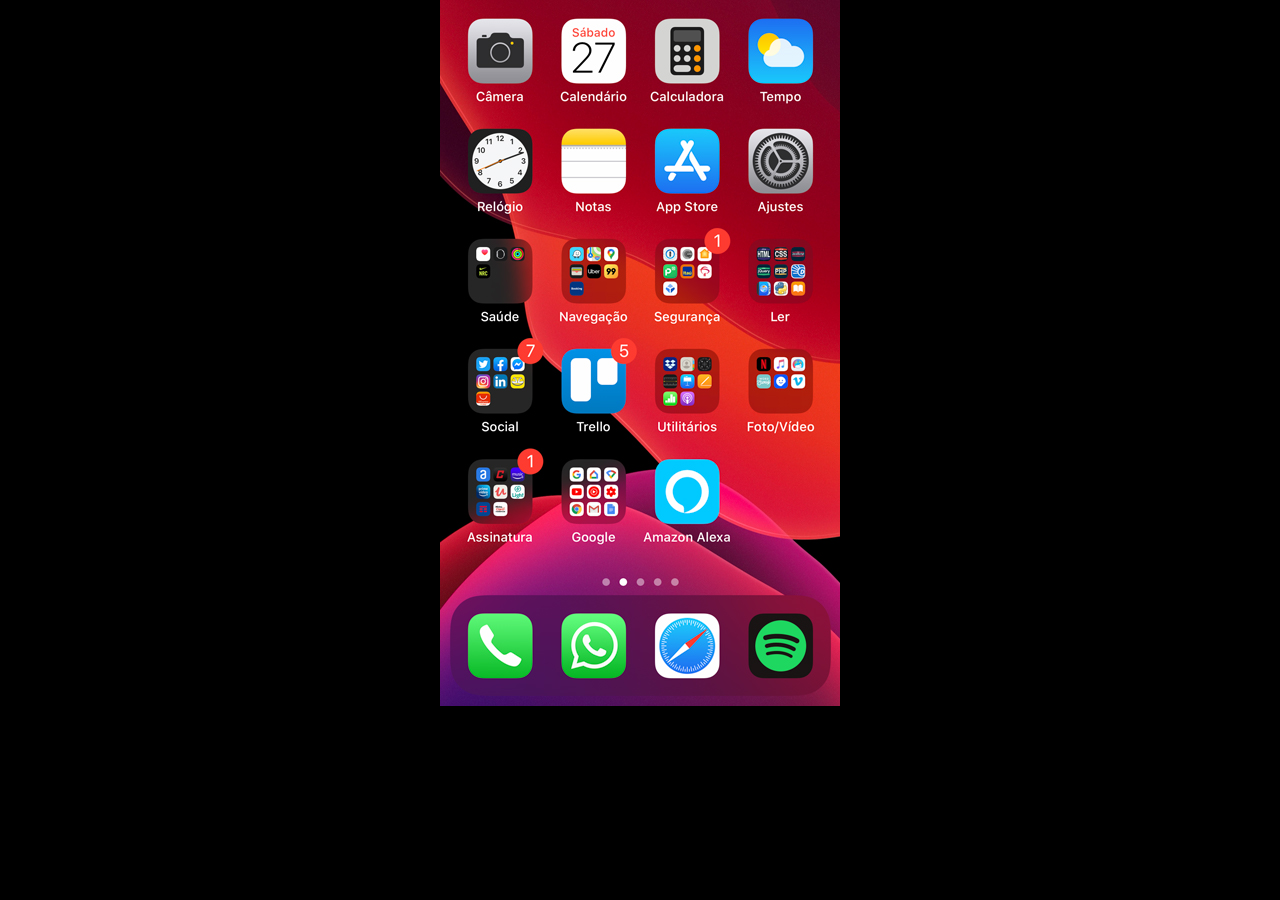
<file: projetosocial/home.html>
<!DOCTYPE html>
<html lang="pt-br">
<head>
    <meta charset="UTF-8">
    <meta name="viewport" content="width=device-width, initial-scale=1.0">
    <title>home</title>
    <style>
        *{
            margin: 0%;
            padding: 0%;

        }
        body{
            width: 100vw;
            height: 100vh;
            background: black url('../projetosocial/imagens/tela-home.jpg') no-repeat top center ;
        }


    </style>
    
</head>
<body>

    
</body>
</html>
</file>
<file: projetosocial/estilo/social.css>
*{
    margin:0%;
    padding: 0%;
    font-family: Arial, Helvetica, sans-serif;
}
::-webkit-scrollbar{
    width: 0px;
    height:0px;
}
img{
    width: 100vw;
}
a {
    display: block;
    padding: 10px;
    background-color: darkred;
    color: white;
    text-decoration: none;
    text-align: center;
    font-weight: bolder;
}
a:hover{
    background-color: red;
}
</file>
